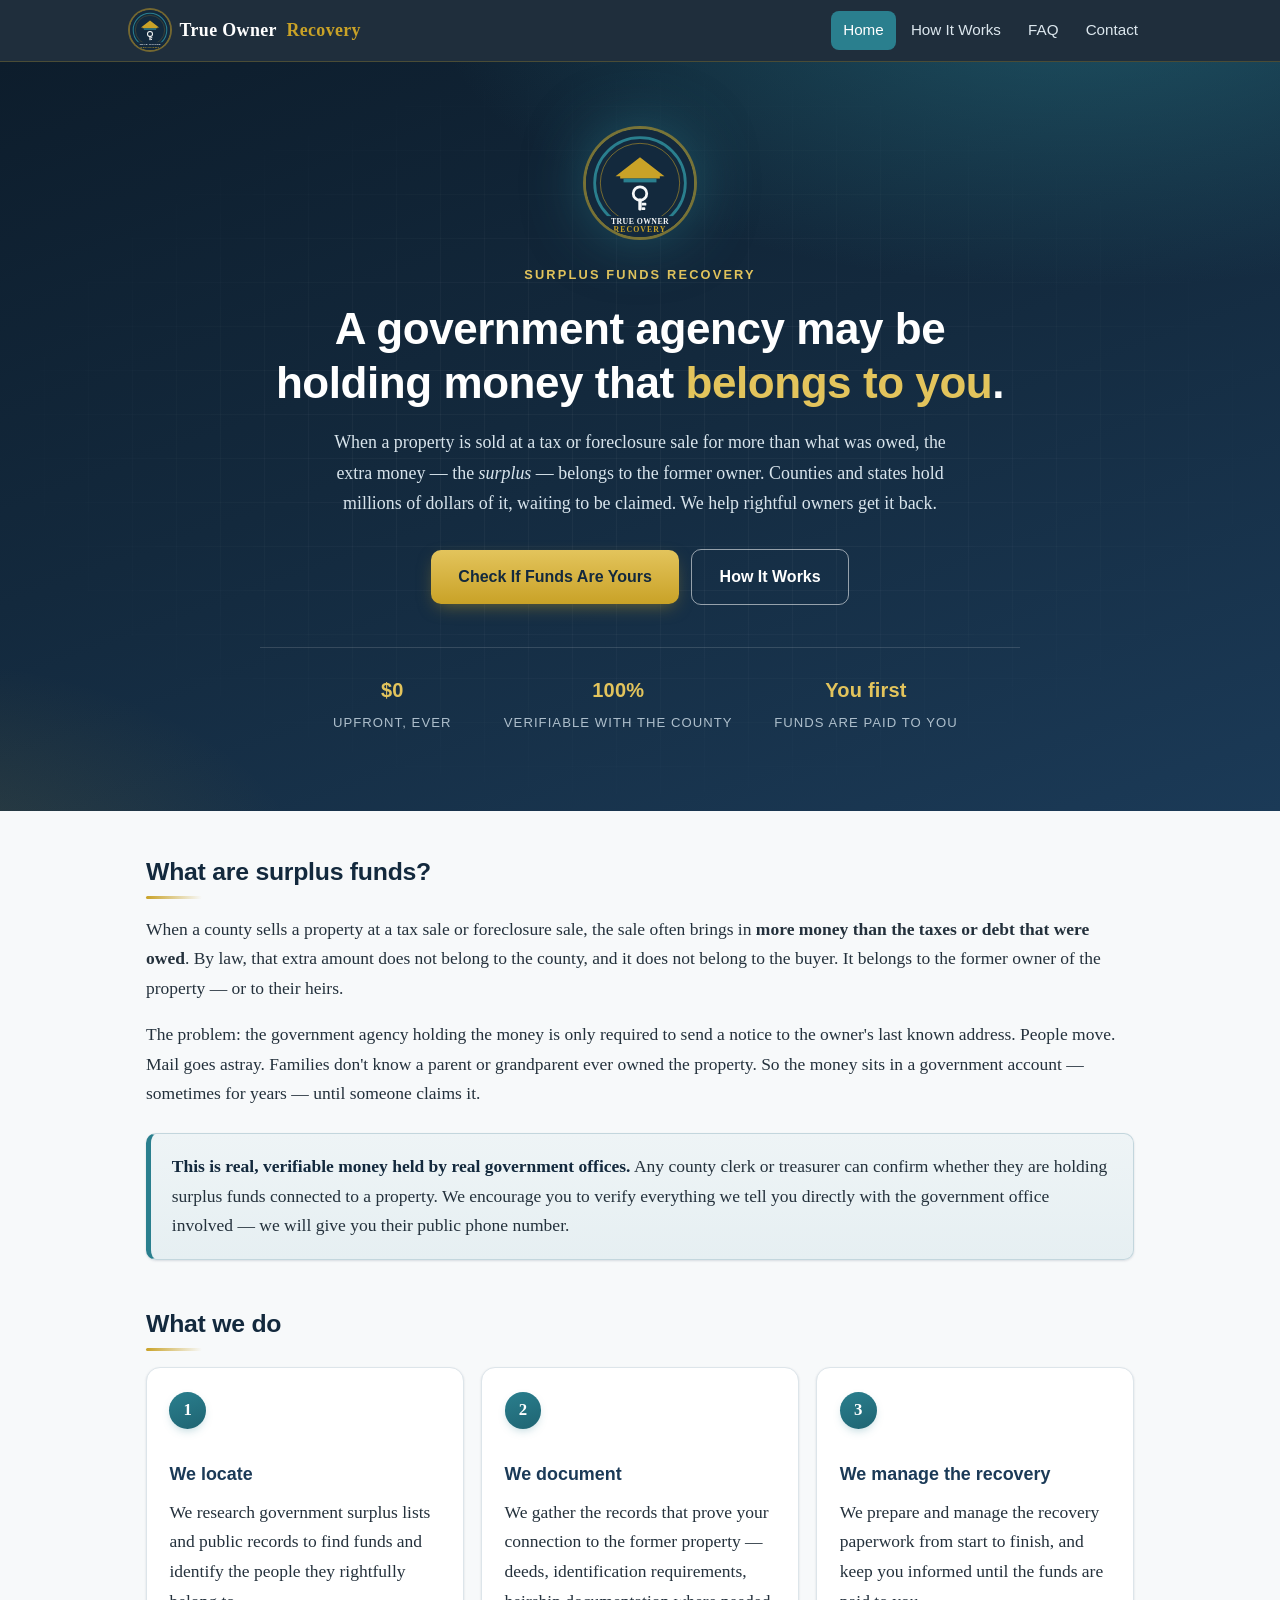
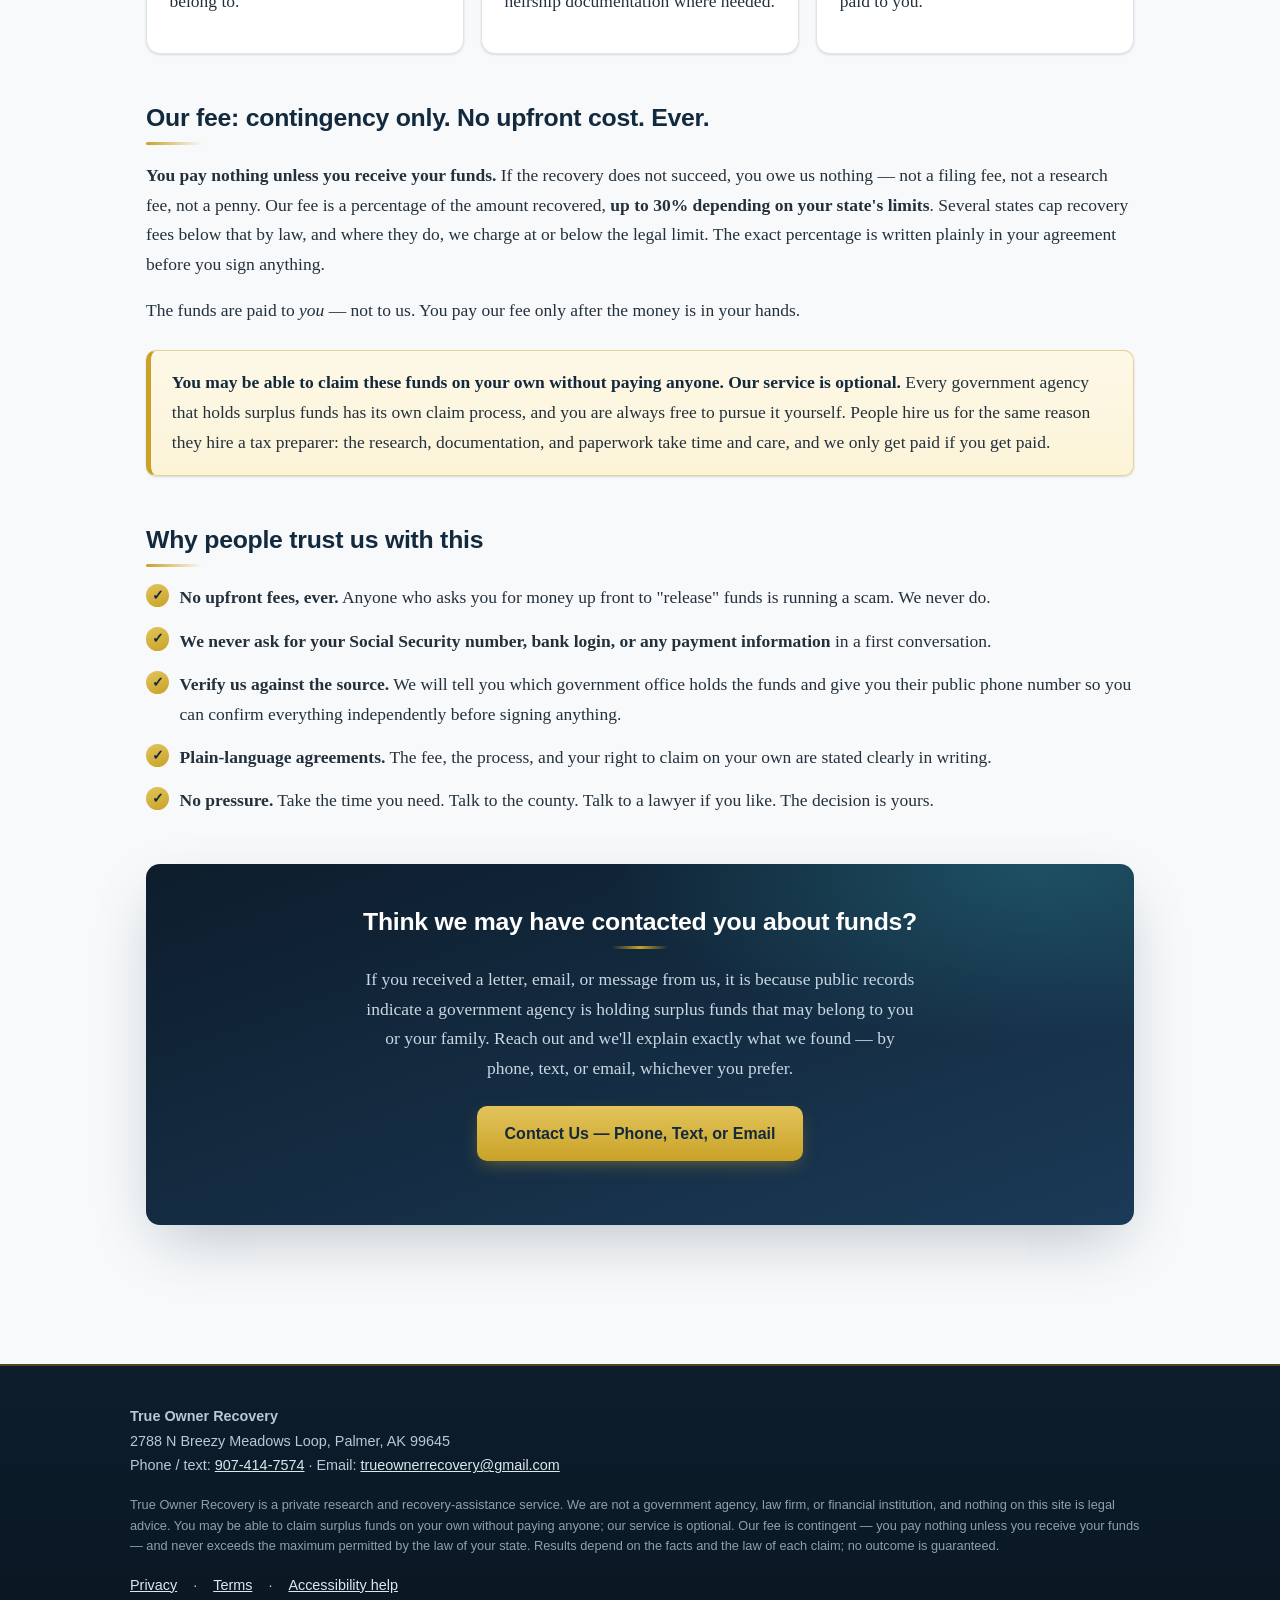
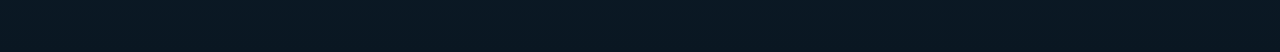
<file: index.html>
<!DOCTYPE html>
<html lang="en">
<head>
<meta charset="UTF-8">
<meta name="viewport" content="width=device-width, initial-scale=1.0">
<title>True Owner Recovery — Government-Held Surplus Funds, Returned to Their True Owners</title>
<meta name="description" content="Government agencies may be holding surplus funds from the sale of your former property. We locate, document, and manage the recovery paperwork. No upfront cost — you pay nothing unless you receive your funds.">
<link rel="icon" type="image/svg+xml" href="assets/logo.svg">
<meta name="theme-color" content="#13293d">
<link rel="stylesheet" href="styles.css">
<link rel="stylesheet" href="compliance.css">
</head>
<body>
<a class="skip-link" href="#main-content">Skip to main content</a>

<header class="site">
  <div class="nav-inner">
    <a class="logo" href="index.html"><img src="assets/logo.svg" alt="True Owner Recovery logo">True Owner <span>Recovery</span></a>
    <nav class="main" aria-label="Main navigation">
      <a href="index.html" aria-current="page">Home</a>
      <a href="how-it-works.html">How It Works</a>
      <a href="faq.html">FAQ</a>
      <a href="contact.html">Contact</a>
    </nav>
  </div>
</header>

<div class="hero">
  <div class="inner">
    <img class="hero-badge" src="assets/logo.svg" alt="">
    <span class="eyebrow">Surplus Funds Recovery</span>
    <h1>A government agency may be holding money that <em>belongs to you</em>.</h1>
    <p class="lead">When a property is sold at a tax or foreclosure sale for more than
    what was owed, the extra money — the <em>surplus</em> — belongs to the former owner.
    Counties and states hold millions of dollars of it, waiting to be claimed. We help
    rightful owners get it back.</p>
    <a class="btn" href="contact.html">Check If Funds Are Yours</a>
    <a class="btn ghost" href="how-it-works.html">How It Works</a>
    <div class="stat-strip">
      <div class="stat"><b>$0</b><span>Upfront, ever</span></div>
      <div class="stat"><b>100%</b><span>Verifiable with the county</span></div>
      <div class="stat"><b>You first</b><span>Funds are paid to you</span></div>
    </div>
  </div>
</div>

<main id="main-content">
  <section>
    <h2>What are surplus funds?</h2>
    <p>When a county sells a property at a tax sale or foreclosure sale, the sale often
    brings in <strong>more money than the taxes or debt that were owed</strong>. By law,
    that extra amount does not belong to the county, and it does not belong to the buyer.
    It belongs to the former owner of the property — or to their heirs.</p>
    <p>The problem: the government agency holding the money is only required to send a
    notice to the owner's last known address. People move. Mail goes astray. Families
    don't know a parent or grandparent ever owned the property. So the money sits in a
    government account — sometimes for years — until someone claims it.</p>
    <div class="notice plain">
      <strong>This is real, verifiable money held by real government offices.</strong>
      Any county clerk or treasurer can confirm whether they are holding surplus funds
      connected to a property. We encourage you to verify everything we tell you directly
      with the government office involved — we will give you their public phone number.
    </div>
  </section>

  <section>
    <h2>What we do</h2>
    <div class="cards three">
      <div class="card">
        <span class="step-num">1</span>
        <h3>We locate</h3>
        <p>We research government surplus lists and public records to find funds and
        identify the people they rightfully belong to.</p>
      </div>
      <div class="card">
        <span class="step-num">2</span>
        <h3>We document</h3>
        <p>We gather the records that prove your connection to the former property —
        deeds, identification requirements, heirship documentation where needed.</p>
      </div>
      <div class="card">
        <span class="step-num">3</span>
        <h3>We manage the recovery</h3>
        <p>We prepare and manage the recovery paperwork from start to finish, and keep
        you informed until the funds are paid to you.</p>
      </div>
    </div>
  </section>

  <section>
    <h2>Our fee: contingency only. No upfront cost. Ever.</h2>
    <p><strong>You pay nothing unless you receive your funds.</strong> If the recovery
    does not succeed, you owe us nothing — not a filing fee, not a research fee, not a
    penny. Our fee is a percentage of the amount recovered, <strong>up to 30% depending
    on your state's limits</strong>. Several states cap recovery fees below that by law,
    and where they do, we charge at or below the legal limit. The exact percentage is
    written plainly in your agreement before you sign anything.</p>
    <p>The funds are paid to <em>you</em> — not to us. You pay our fee only after the
    money is in your hands.</p>
    <div class="notice">
      <strong>You may be able to claim these funds on your own without paying anyone.
      Our service is optional.</strong> Every government agency that holds surplus funds
      has its own claim process, and you are always free to pursue it yourself. People
      hire us for the same reason they hire a tax preparer: the research, documentation,
      and paperwork take time and care, and we only get paid if you get paid.
    </div>
  </section>

  <section>
    <h2>Why people trust us with this</h2>
    <ul class="trust">
      <li><strong>No upfront fees, ever.</strong> Anyone who asks you for money up front
      to "release" funds is running a scam. We never do.</li>
      <li><strong>We never ask for your Social Security number, bank login, or any payment
      information</strong> in a first conversation.</li>
      <li><strong>Verify us against the source.</strong> We will tell you which government
      office holds the funds and give you their public phone number so you can confirm
      everything independently before signing anything.</li>
      <li><strong>Plain-language agreements.</strong> The fee, the process, and your right
      to claim on your own are stated clearly in writing.</li>
      <li><strong>No pressure.</strong> Take the time you need. Talk to the county. Talk
      to a lawyer if you like. The decision is yours.</li>
    </ul>
  </section>

  <section class="cta-band">
    <h2>Think we may have contacted you about funds?</h2>
    <p>If you received a letter, email, or message from us, it is because public records
    indicate a government agency is holding surplus funds that may belong to you or your
    family. Reach out and we'll explain exactly what we found — by phone, text, or email,
    whichever you prefer.</p>
    <p style="margin-top:1.2rem">
      <a class="btn" href="contact.html">Contact Us — Phone, Text, or Email</a>
    </p>
  </section>
</main>

<footer class="site">
  <div class="inner">
    <p><strong>True Owner Recovery</strong><br>
    2788 N Breezy Meadows Loop, Palmer, AK 99645<br>
    Phone / text: <a href="tel:+19074147574">907-414-7574</a> ·
    Email: <a href="mailto:trueownerrecovery@gmail.com">trueownerrecovery@gmail.com</a></p>
    <p class="fine">
      True Owner Recovery is a private research and recovery-assistance service. We are
      not a government agency, law firm, or financial institution, and nothing on this
      site is legal advice. You may be able to claim surplus funds on your own without
      paying anyone; our service is optional. Our fee is contingent — you pay nothing
      unless you receive your funds — and never exceeds the maximum permitted by the law
      of your state. Results depend on the facts and the law of each claim; no outcome
      is guaranteed.
    </p>
  </div>
<nav aria-label="Policies"><a href="privacy.html">Privacy</a> · <a href="terms.html">Terms</a> · <a href="contact.html">Accessibility help</a></nav>
</footer>

<script>
document.addEventListener('DOMContentLoaded',function(){
  var els=document.querySelectorAll('main section, .card, details');
  els.forEach(function(e){e.classList.add('reveal')});
  if(!('IntersectionObserver' in window)){els.forEach(function(e){e.classList.add('in')});return;}
  var io=new IntersectionObserver(function(entries){
    entries.forEach(function(en){if(en.isIntersecting){en.target.classList.add('in');io.unobserve(en.target);}});
  },{threshold:.08});
  els.forEach(function(e){io.observe(e)});
});
</script>
</body>
</html>
</file>
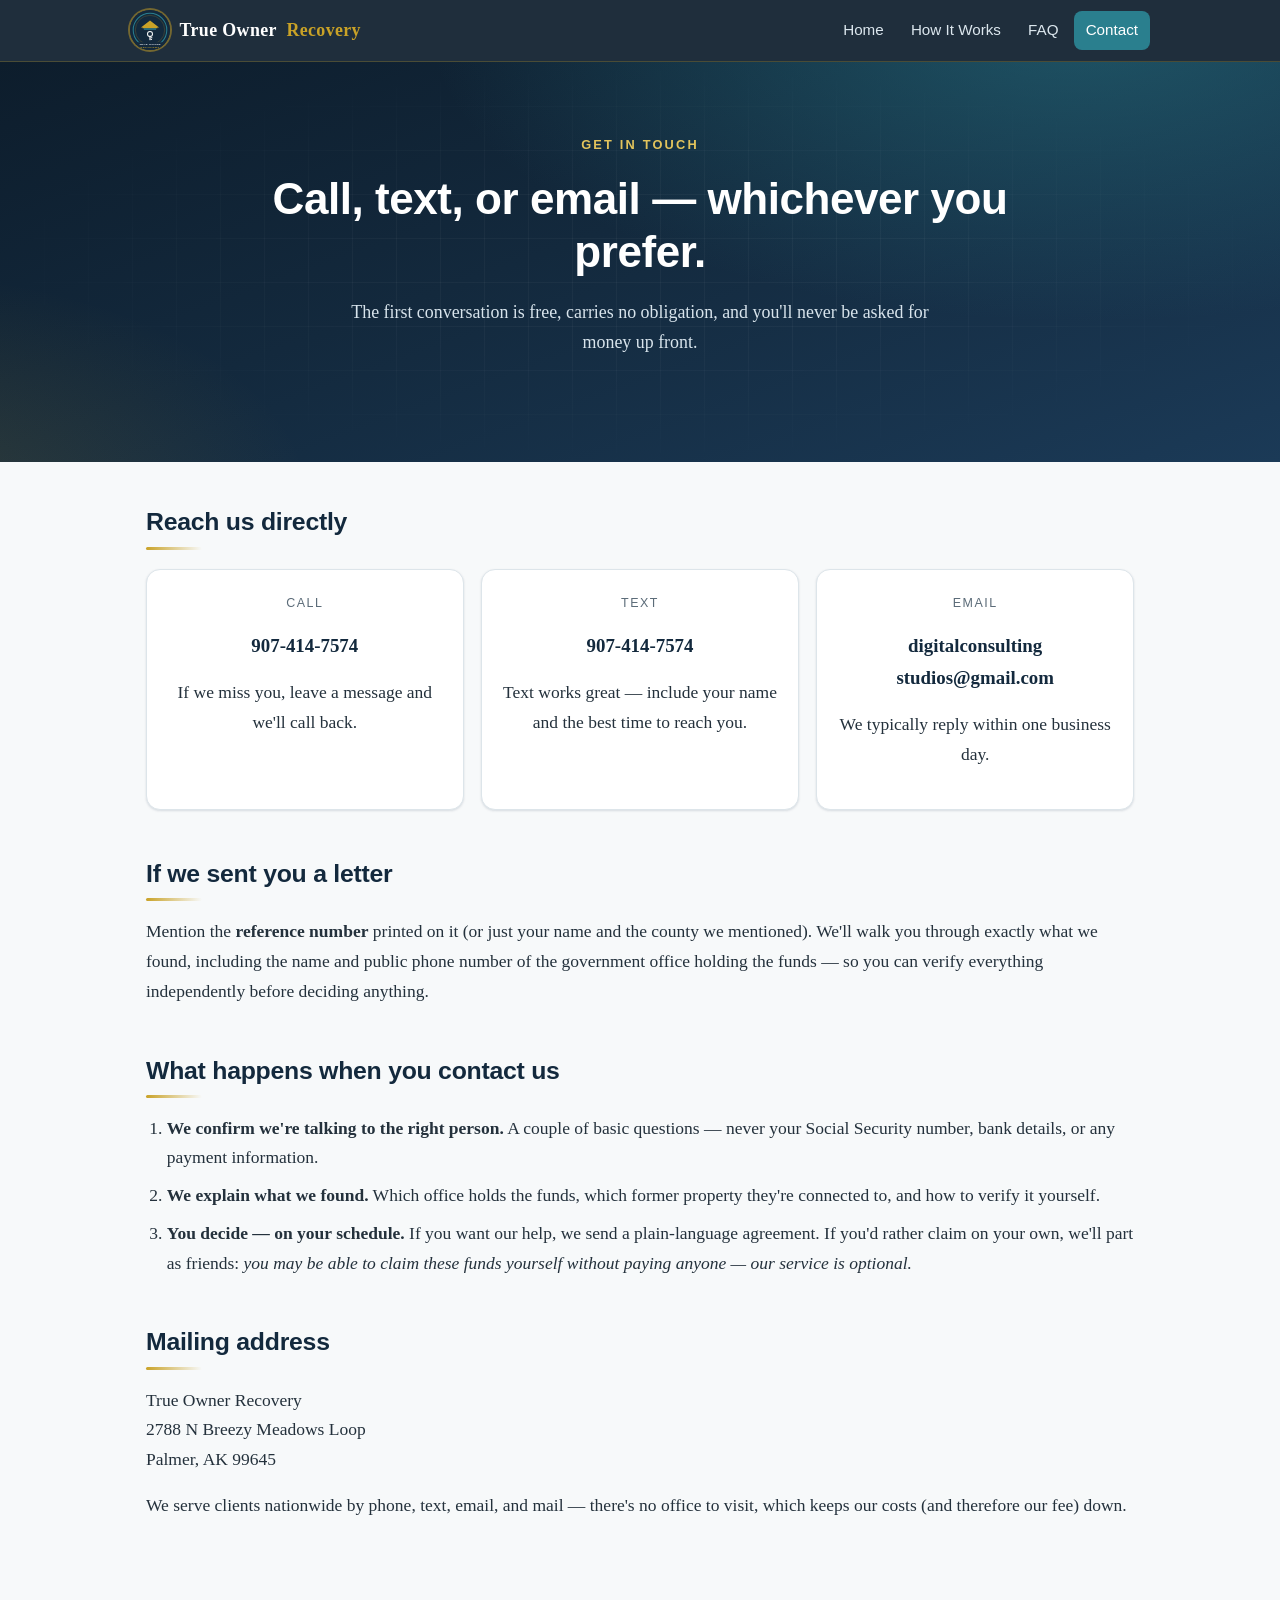
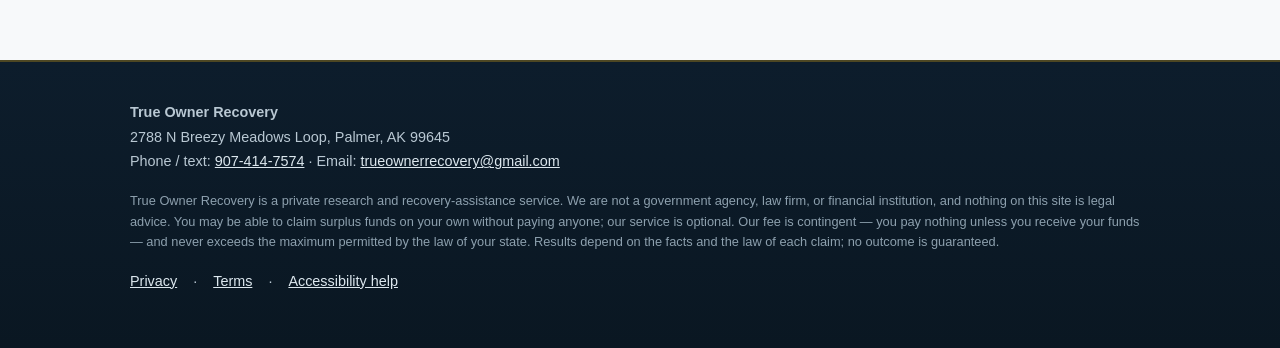
<file: contact.html>
<!DOCTYPE html>
<html lang="en">
<head>
<meta charset="UTF-8">
<meta name="viewport" content="width=device-width, initial-scale=1.0">
<title>Contact — True Owner Recovery</title>
<meta name="description" content="Contact True Owner Recovery by phone, text, or email. Free review, no obligation, no upfront cost.">
<link rel="icon" type="image/svg+xml" href="assets/logo.svg">
<meta name="theme-color" content="#13293d">
<link rel="stylesheet" href="styles.css">
<link rel="stylesheet" href="compliance.css">
</head>
<body>
<a class="skip-link" href="#main-content">Skip to main content</a>

<header class="site">
  <div class="nav-inner">
    <a class="logo" href="index.html"><img src="assets/logo.svg" alt="True Owner Recovery logo">True Owner <span>Recovery</span></a>
    <nav class="main" aria-label="Main navigation">
      <a href="index.html">Home</a>
      <a href="how-it-works.html">How It Works</a>
      <a href="faq.html">FAQ</a>
      <a href="contact.html" aria-current="page">Contact</a>
    </nav>
  </div>
</header>

<div class="hero">
  <div class="inner">
    <span class="eyebrow">Get In Touch</span>
    <h1>Call, text, or email — whichever you prefer.</h1>
    <p class="lead">The first conversation is free, carries no obligation, and you'll
    never be asked for money up front.</p>
  </div>
</div>

<main id="main-content">
  <section>
    <h2>Reach us directly</h2>
    <div class="contact-grid">
      <div class="contact-card">
        <p class="label">Call</p>
        <p class="value"><a href="tel:+19074147574">907-414-7574</a></p>
        <p>If we miss you, leave a message and we'll call back.</p>
      </div>
      <div class="contact-card">
        <p class="label">Text</p>
        <p class="value"><a href="sms:+19074147574">907-414-7574</a></p>
        <p>Text works great — include your name and the best time to reach you.</p>
      </div>
      <div class="contact-card">
        <p class="label">Email</p>
        <p class="value"><a href="mailto:trueownerrecovery@gmail.com">digitalconsulting<wbr>studios@gmail.com</a></p>
        <p>We typically reply within one business day.</p>
      </div>
    </div>
  </section>

  <section>
    <h2>If we sent you a letter</h2>
    <p>Mention the <strong>reference number</strong> printed on it (or just your name and
    the county we mentioned). We'll walk you through exactly what we found, including the
    name and public phone number of the government office holding the funds — so you can
    verify everything independently before deciding anything.</p>
  </section>

  <section>
    <h2>What happens when you contact us</h2>
    <ol>
      <li><strong>We confirm we're talking to the right person.</strong> A couple of basic
      questions — never your Social Security number, bank details, or any payment
      information.</li>
      <li><strong>We explain what we found.</strong> Which office holds the funds, which
      former property they're connected to, and how to verify it yourself.</li>
      <li><strong>You decide — on your schedule.</strong> If you want our help, we send a
      plain-language agreement. If you'd rather claim on your own, we'll part as friends:
      <em>you may be able to claim these funds yourself without paying anyone — our
      service is optional.</em></li>
    </ol>
  </section>

  <section>
    <h2>Mailing address</h2>
    <p>True Owner Recovery<br>
    2788 N Breezy Meadows Loop<br>
    Palmer, AK 99645</p>
    <p>We serve clients nationwide by phone, text, email, and mail — there's no office to
    visit, which keeps our costs (and therefore our fee) down.</p>
  </section>
</main>

<footer class="site">
  <div class="inner">
    <p><strong>True Owner Recovery</strong><br>
    2788 N Breezy Meadows Loop, Palmer, AK 99645<br>
    Phone / text: <a href="tel:+19074147574">907-414-7574</a> ·
    Email: <a href="mailto:trueownerrecovery@gmail.com">trueownerrecovery@gmail.com</a></p>
    <p class="fine">
      True Owner Recovery is a private research and recovery-assistance service. We are
      not a government agency, law firm, or financial institution, and nothing on this
      site is legal advice. You may be able to claim surplus funds on your own without
      paying anyone; our service is optional. Our fee is contingent — you pay nothing
      unless you receive your funds — and never exceeds the maximum permitted by the law
      of your state. Results depend on the facts and the law of each claim; no outcome
      is guaranteed.
    </p>
  </div>
<nav aria-label="Policies"><a href="privacy.html">Privacy</a> · <a href="terms.html">Terms</a> · <a href="contact.html">Accessibility help</a></nav>
</footer>

<script>
document.addEventListener('DOMContentLoaded',function(){
  var els=document.querySelectorAll('main section, .card, details');
  els.forEach(function(e){e.classList.add('reveal')});
  if(!('IntersectionObserver' in window)){els.forEach(function(e){e.classList.add('in')});return;}
  var io=new IntersectionObserver(function(entries){
    entries.forEach(function(en){if(en.isIntersecting){en.target.classList.add('in');io.unobserve(en.target);}});
  },{threshold:.08});
  els.forEach(function(e){io.observe(e)});
});
</script>
</body>
</html>
</file>
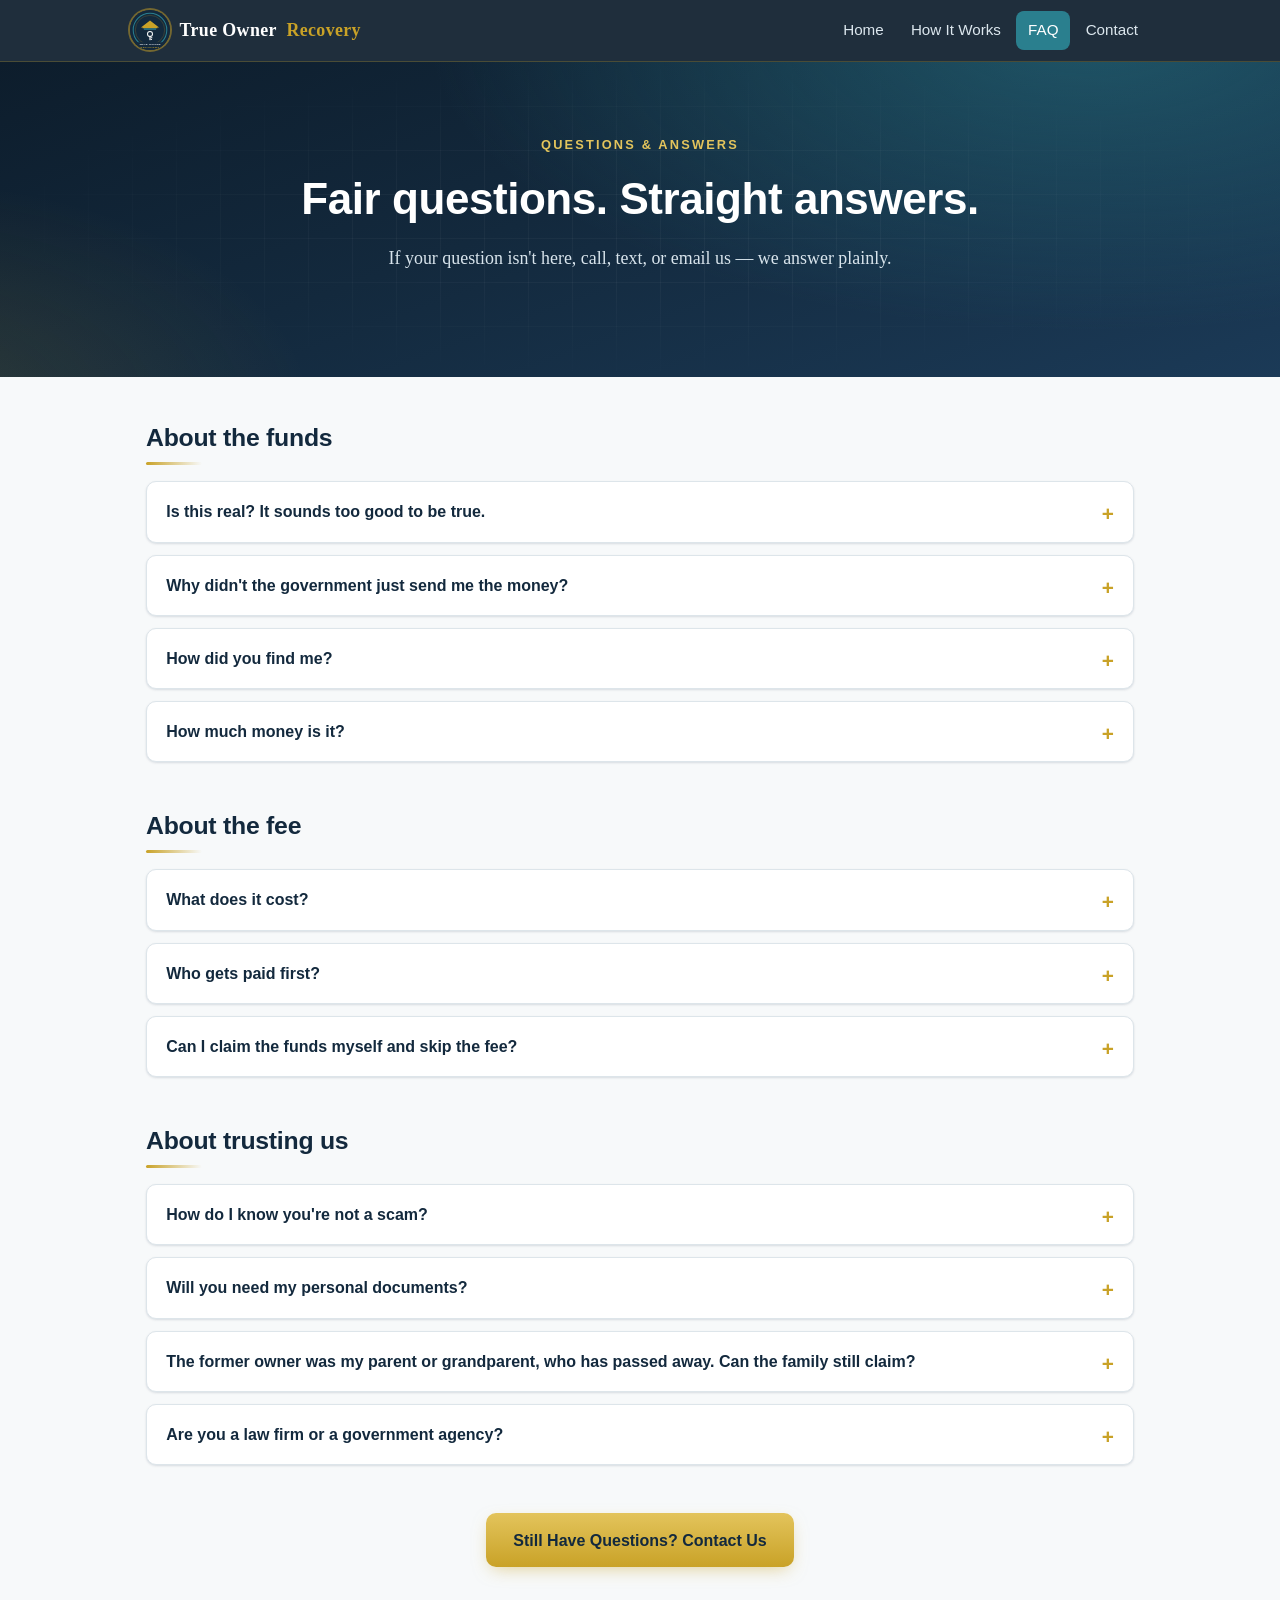
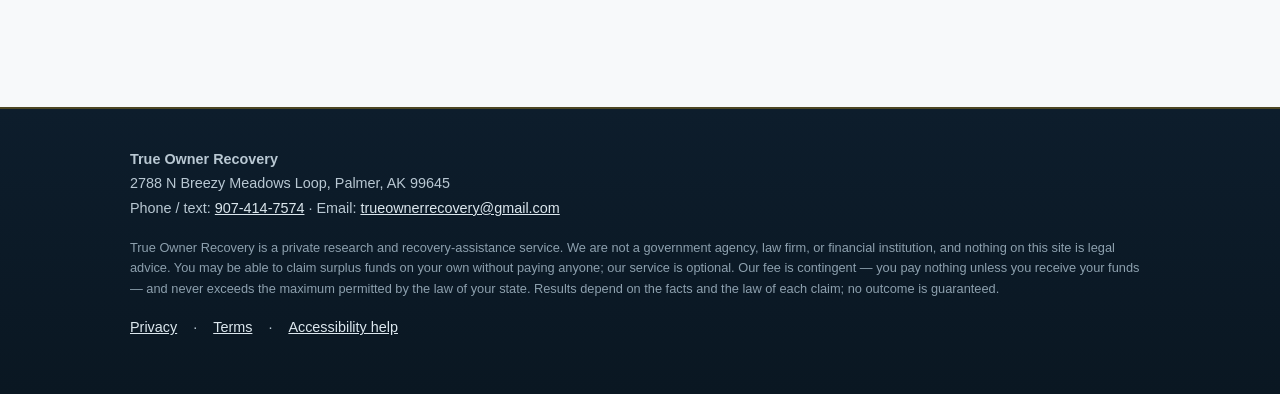
<file: faq.html>
<!DOCTYPE html>
<html lang="en">
<head>
<meta charset="UTF-8">
<meta name="viewport" content="width=device-width, initial-scale=1.0">
<title>FAQ — True Owner Recovery</title>
<meta name="description" content="Frequently asked questions about surplus funds recovery: is this legitimate, what does it cost, can I claim on my own, how do I verify the funds exist.">
<link rel="icon" type="image/svg+xml" href="assets/logo.svg">
<meta name="theme-color" content="#13293d">
<link rel="stylesheet" href="styles.css">
<link rel="stylesheet" href="compliance.css">
</head>
<body>
<a class="skip-link" href="#main-content">Skip to main content</a>

<header class="site">
  <div class="nav-inner">
    <a class="logo" href="index.html"><img src="assets/logo.svg" alt="True Owner Recovery logo">True Owner <span>Recovery</span></a>
    <nav class="main" aria-label="Main navigation">
      <a href="index.html">Home</a>
      <a href="how-it-works.html">How It Works</a>
      <a href="faq.html" aria-current="page">FAQ</a>
      <a href="contact.html">Contact</a>
    </nav>
  </div>
</header>

<div class="hero">
  <div class="inner">
    <span class="eyebrow">Questions &amp; Answers</span>
    <h1>Fair questions. Straight answers.</h1>
    <p class="lead">If your question isn't here, call, text, or email us — we answer plainly.</p>
  </div>
</div>

<main id="main-content">
  <section>
    <h2>About the funds</h2>

    <details>
      <summary>Is this real? It sounds too good to be true.</summary>
      <p>Healthy skepticism is exactly right — this niche attracts scammers, which is why
      we build verification into our process. The funds are real: when a property sells at
      a tax or foreclosure sale for more than what was owed, most state laws require the
      surplus to be held for the former owner. Any county clerk or treasurer can confirm
      whether they hold surplus funds for a given property. <strong>Before you sign
      anything with us, we will tell you which government office holds the funds and give
      you their public phone number so you can check for yourself.</strong></p>
    </details>

    <details>
      <summary>Why didn't the government just send me the money?</summary>
      <p>Agencies are generally required only to mail a notice to the owner's last known
      address — often the address of the property that was just sold. If you moved, never
      got the notice, or inherited the right to the funds without knowing it, the money
      simply sits unclaimed. Some states eventually transfer it to a state unclaimed
      property fund; it can sit there for years more.</p>
    </details>

    <details>
      <summary>How did you find me?</summary>
      <p>Public records only: government surplus lists, property records, and people-search
      databases built from public information. We never buy private data, access credit
      reports, or use anything that isn't publicly available.</p>
    </details>

    <details>
      <summary>How much money is it?</summary>
      <p>We share the specifics — the holding office, the property, and what the records
      show — in a direct conversation after we've confirmed we're speaking with the right
      person. We don't print dollar amounts in first letters, for your protection: a letter
      delivered to a wrong address with a dollar figure on it invites someone else to
      attempt a fraudulent claim on your money.</p>
    </details>
  </section>

  <section>
    <h2>About the fee</h2>

    <details>
      <summary>What does it cost?</summary>
      <p>Nothing up front. Nothing at all unless you receive your funds. Our fee is a
      percentage of what you actually recover — <strong>up to 30% depending on your
      state's limits</strong>. Several states cap recovery-assistance fees below 30% by
      law; where they do, we charge at or below the legal cap. The exact percentage for
      your claim is written in your agreement before you sign.</p>
    </details>

    <details>
      <summary>Who gets paid first?</summary>
      <p>You do. The agency pays the funds to you — not to us. We invoice our fee only
      after the money has actually reached you. If the claim fails, you owe nothing.</p>
    </details>

    <details>
      <summary>Can I claim the funds myself and skip the fee?</summary>
      <p><strong>Yes. You may be able to claim these funds on your own without paying
      anyone. Our service is optional</strong> — and we're required in several states to
      tell you so, which we'd do anyway. Each agency has its own claim process you can
      pursue directly. People hire us because the research, documentation, deadlines, and
      follow-up take real time and care — and because with us, all the risk of a failed
      claim is ours, not yours.</p>
    </details>
  </section>

  <section>
    <h2>About trusting us</h2>

    <details>
      <summary>How do I know you're not a scam?</summary>
      <p>Test us against the warning signs consumer-protection offices publish:</p>
      <ul>
        <li><strong>Upfront fees?</strong> We never charge one. Anyone who does is a red flag.</li>
        <li><strong>Pressure and deadlines?</strong> We don't pressure. Take the time you need.</li>
        <li><strong>Secrecy?</strong> We tell you exactly which government office holds the
        funds and encourage you to call them yourself before signing anything.</li>
        <li><strong>Sensitive data up front?</strong> We never ask for your Social Security
        number, bank login, or payment details in a first conversation.</li>
      </ul>
      <p>And our agreement states, in writing, that you can claim on your own and that you
      pay nothing unless you receive your funds.</p>
    </details>

    <details>
      <summary>Will you need my personal documents?</summary>
      <p>Eventually, yes — government agencies require proof of identity and proof of your
      connection to the former property before they release funds (that's a good thing; it
      protects your money). We request those documents only after you've signed an
      agreement, and only the documents the agency itself requires.</p>
    </details>

    <details>
      <summary>The former owner was my parent or grandparent, who has passed away. Can the family still claim?</summary>
      <p>Usually, yes — the right to surplus funds generally passes to heirs. These claims
      need extra documentation (and in some states a court step), which is exactly the
      kind of paperwork we manage. Where an attorney is required, we work with licensed
      attorneys.</p>
    </details>

    <details>
      <summary>Are you a law firm or a government agency?</summary>
      <p>No. We are a private research and recovery-assistance service. We don't give legal
      advice, and we're not affiliated with any government office. Where a claim requires
      court filings or legal representation, we work with licensed attorneys rather than
      pretending to be one.</p>
    </details>
  </section>

  <section>
    <p style="text-align:center">
      <a class="btn" href="contact.html">Still Have Questions? Contact Us</a>
    </p>
  </section>
</main>

<footer class="site">
  <div class="inner">
    <p><strong>True Owner Recovery</strong><br>
    2788 N Breezy Meadows Loop, Palmer, AK 99645<br>
    Phone / text: <a href="tel:+19074147574">907-414-7574</a> ·
    Email: <a href="mailto:trueownerrecovery@gmail.com">trueownerrecovery@gmail.com</a></p>
    <p class="fine">
      True Owner Recovery is a private research and recovery-assistance service. We are
      not a government agency, law firm, or financial institution, and nothing on this
      site is legal advice. You may be able to claim surplus funds on your own without
      paying anyone; our service is optional. Our fee is contingent — you pay nothing
      unless you receive your funds — and never exceeds the maximum permitted by the law
      of your state. Results depend on the facts and the law of each claim; no outcome
      is guaranteed.
    </p>
  </div>
<nav aria-label="Policies"><a href="privacy.html">Privacy</a> · <a href="terms.html">Terms</a> · <a href="contact.html">Accessibility help</a></nav>
</footer>

<script>
document.addEventListener('DOMContentLoaded',function(){
  var els=document.querySelectorAll('main section, .card, details');
  els.forEach(function(e){e.classList.add('reveal')});
  if(!('IntersectionObserver' in window)){els.forEach(function(e){e.classList.add('in')});return;}
  var io=new IntersectionObserver(function(entries){
    entries.forEach(function(en){if(en.isIntersecting){en.target.classList.add('in');io.unobserve(en.target);}});
  },{threshold:.08});
  els.forEach(function(e){io.observe(e)});
});
</script>
</body>
</html>
</file>
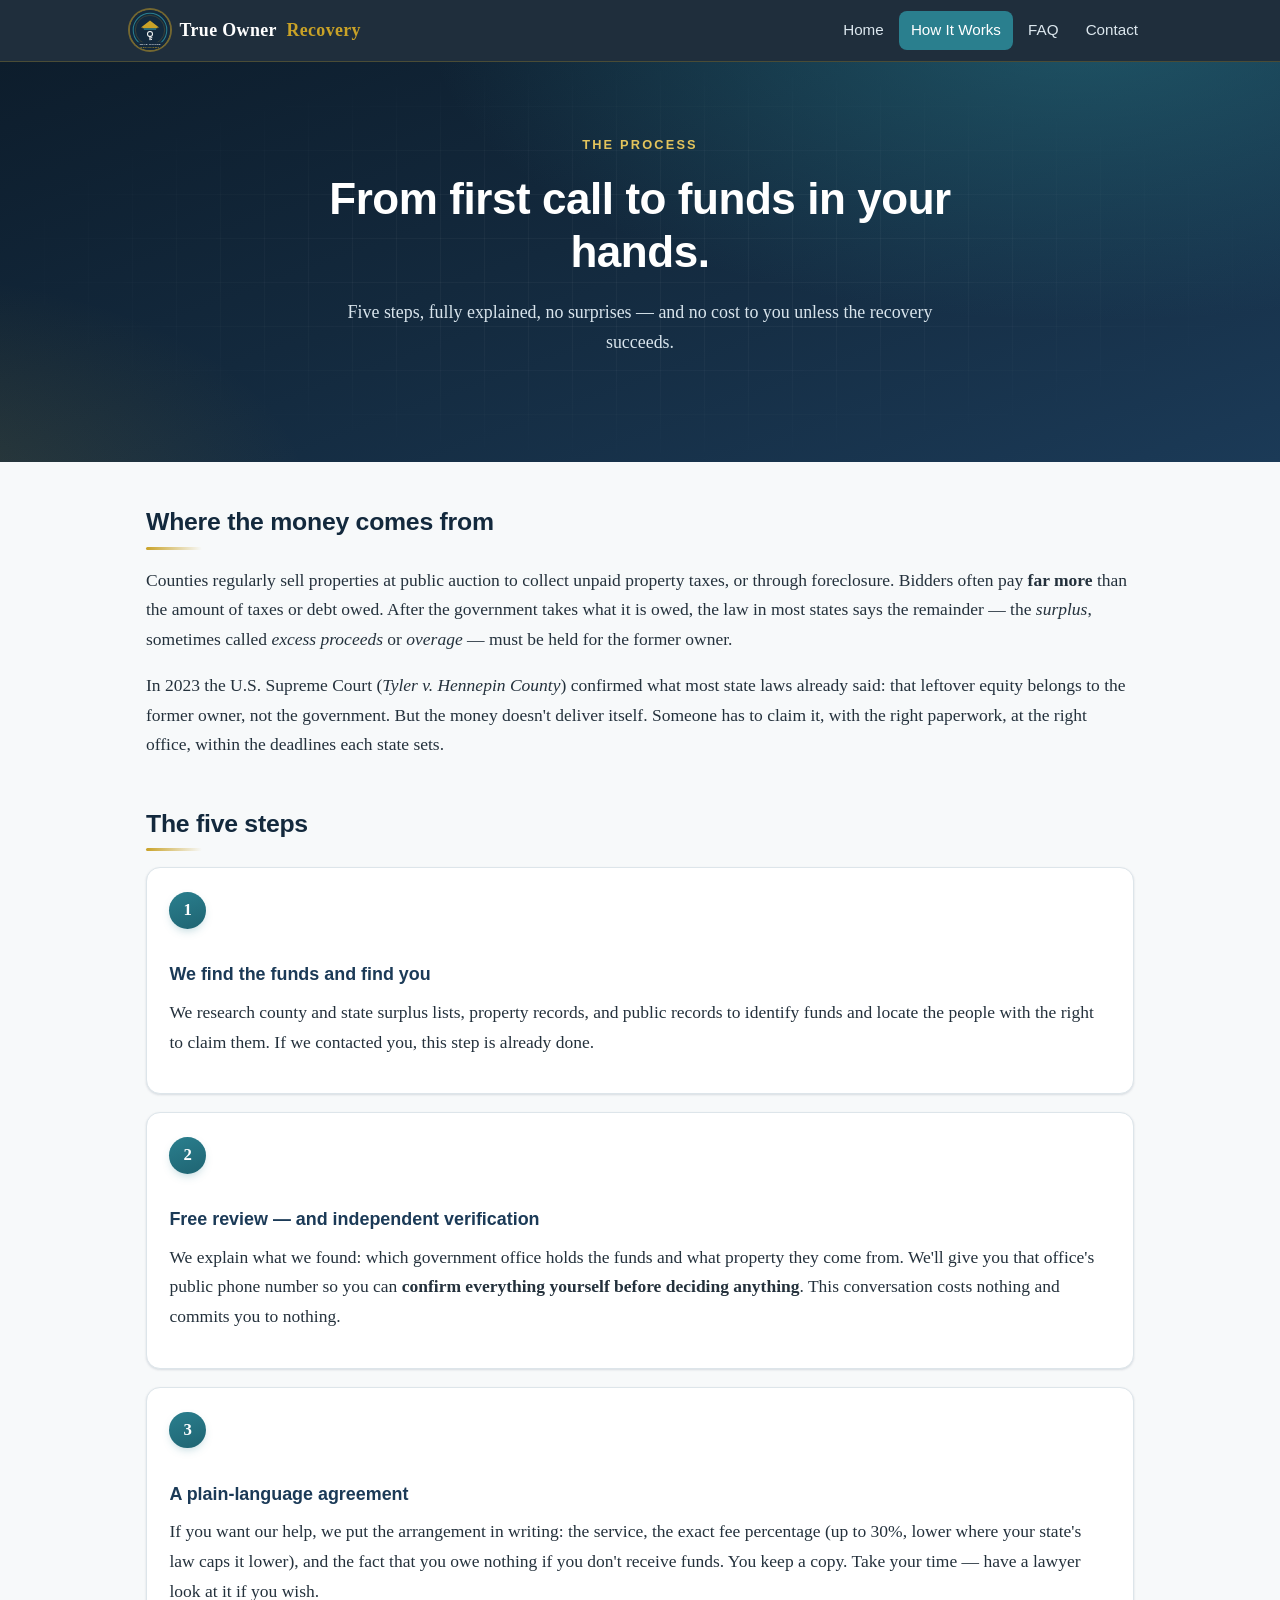
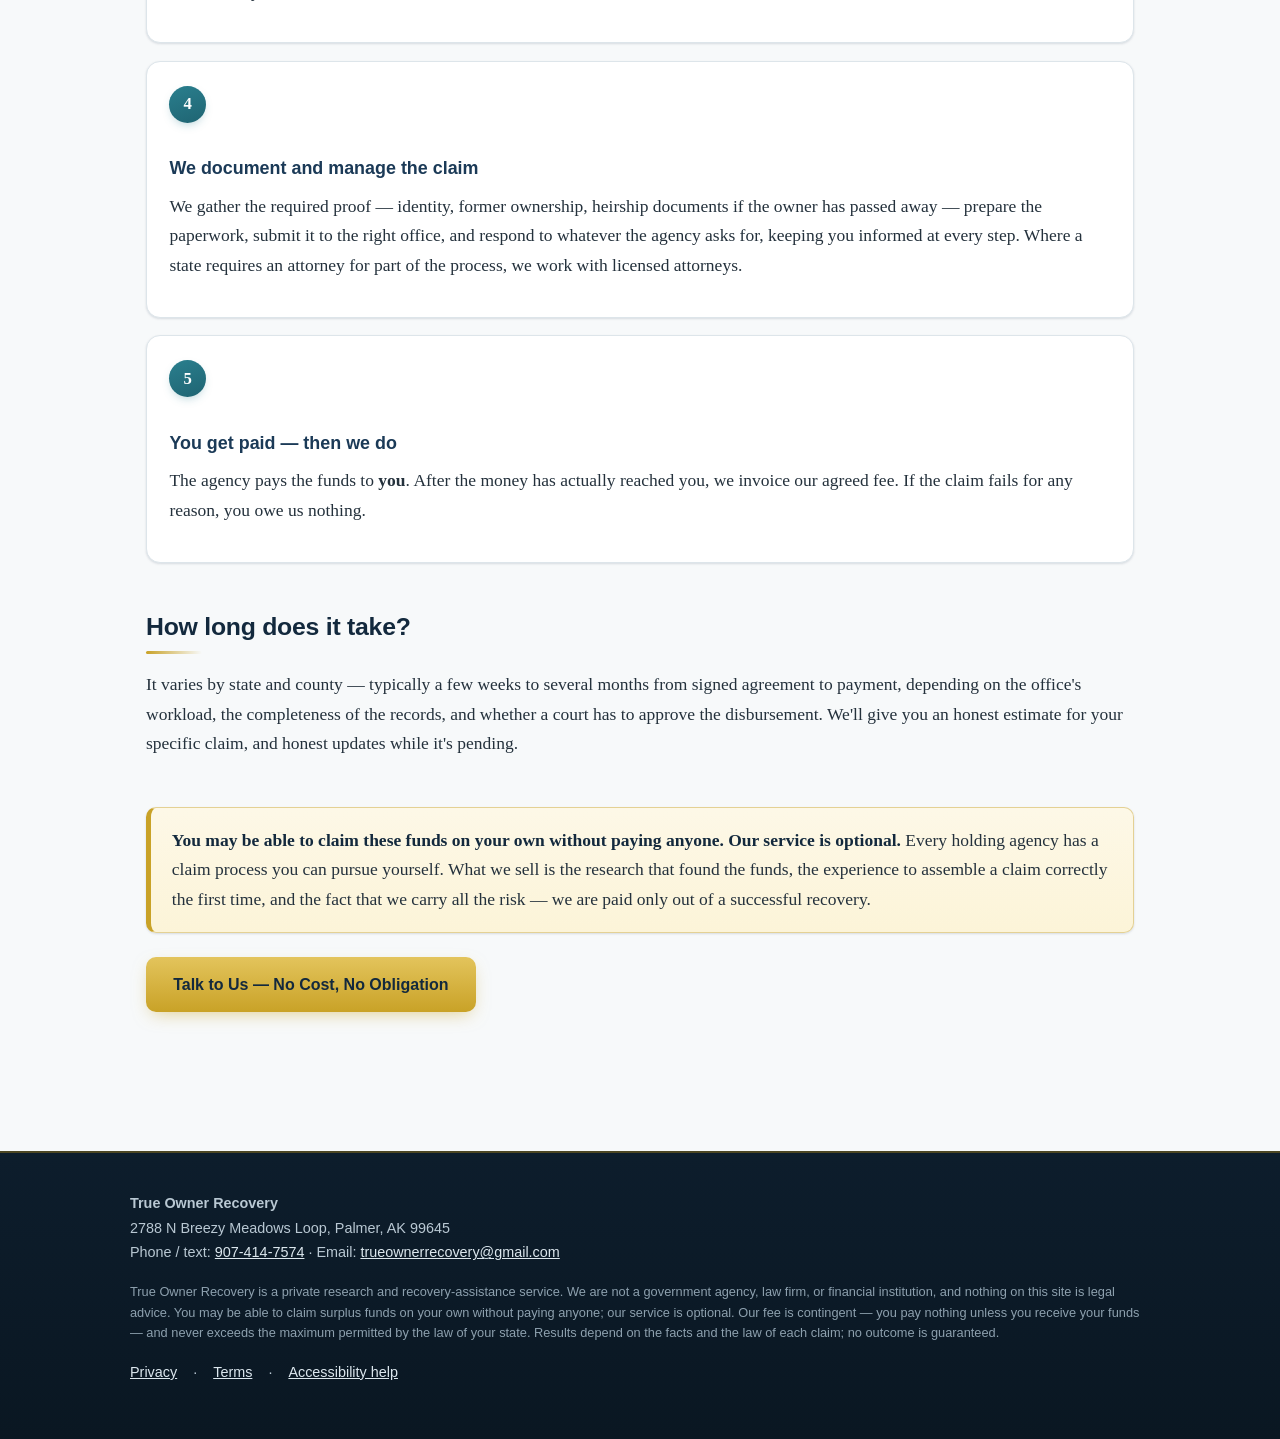
<file: how-it-works.html>
<!DOCTYPE html>
<html lang="en">
<head>
<meta charset="UTF-8">
<meta name="viewport" content="width=device-width, initial-scale=1.0">
<title>How It Works — True Owner Recovery</title>
<meta name="description" content="How surplus funds recovery works: we locate government-held funds, document your claim, and manage the paperwork. You pay nothing unless you receive your funds.">
<link rel="icon" type="image/svg+xml" href="assets/logo.svg">
<meta name="theme-color" content="#13293d">
<link rel="stylesheet" href="styles.css">
<link rel="stylesheet" href="compliance.css">
</head>
<body>
<a class="skip-link" href="#main-content">Skip to main content</a>

<header class="site">
  <div class="nav-inner">
    <a class="logo" href="index.html"><img src="assets/logo.svg" alt="True Owner Recovery logo">True Owner <span>Recovery</span></a>
    <nav class="main" aria-label="Main navigation">
      <a href="index.html">Home</a>
      <a href="how-it-works.html" aria-current="page">How It Works</a>
      <a href="faq.html">FAQ</a>
      <a href="contact.html">Contact</a>
    </nav>
  </div>
</header>

<div class="hero">
  <div class="inner">
    <span class="eyebrow">The Process</span>
    <h1>From first call to funds in your hands.</h1>
    <p class="lead">Five steps, fully explained, no surprises — and no cost to you unless
    the recovery succeeds.</p>
  </div>
</div>

<main id="main-content">
  <section>
    <h2>Where the money comes from</h2>
    <p>Counties regularly sell properties at public auction to collect unpaid property
    taxes, or through foreclosure. Bidders often pay <strong>far more</strong> than the
    amount of taxes or debt owed. After the government takes what it is owed, the law in
    most states says the remainder — the <em>surplus</em>, sometimes called <em>excess
    proceeds</em> or <em>overage</em> — must be held for the former owner.</p>
    <p>In 2023 the U.S. Supreme Court (<em>Tyler v. Hennepin County</em>) confirmed what
    most state laws already said: that leftover equity belongs to the former owner, not
    the government. But the money doesn't deliver itself. Someone has to claim it, with
    the right paperwork, at the right office, within the deadlines each state sets.</p>
  </section>

  <section>
    <h2>The five steps</h2>
    <div class="cards">
      <div class="card">
        <span class="step-num">1</span>
        <h3>We find the funds and find you</h3>
        <p>We research county and state surplus lists, property records, and public
        records to identify funds and locate the people with the right to claim them.
        If we contacted you, this step is already done.</p>
      </div>
      <div class="card">
        <span class="step-num">2</span>
        <h3>Free review — and independent verification</h3>
        <p>We explain what we found: which government office holds the funds and what
        property they come from. We'll give you that office's public phone number so you
        can <strong>confirm everything yourself before deciding anything</strong>. This
        conversation costs nothing and commits you to nothing.</p>
      </div>
      <div class="card">
        <span class="step-num">3</span>
        <h3>A plain-language agreement</h3>
        <p>If you want our help, we put the arrangement in writing: the service, the
        exact fee percentage (up to 30%, lower where your state's law caps it lower),
        and the fact that you owe nothing if you don't receive funds. You keep a copy.
        Take your time — have a lawyer look at it if you wish.</p>
      </div>
      <div class="card">
        <span class="step-num">4</span>
        <h3>We document and manage the claim</h3>
        <p>We gather the required proof — identity, former ownership, heirship documents
        if the owner has passed away — prepare the paperwork, submit it to the right
        office, and respond to whatever the agency asks for, keeping you informed at
        every step. Where a state requires an attorney for part of the process, we work
        with licensed attorneys.</p>
      </div>
      <div class="card">
        <span class="step-num">5</span>
        <h3>You get paid — then we do</h3>
        <p>The agency pays the funds to <strong>you</strong>. After the money has actually
        reached you, we invoice our agreed fee. If the claim fails for any reason, you
        owe us nothing.</p>
      </div>
    </div>
  </section>

  <section>
    <h2>How long does it take?</h2>
    <p>It varies by state and county — typically a few weeks to several months from
    signed agreement to payment, depending on the office's workload, the completeness of
    the records, and whether a court has to approve the disbursement. We'll give you an
    honest estimate for your specific claim, and honest updates while it's pending.</p>
  </section>

  <section>
    <div class="notice">
      <strong>You may be able to claim these funds on your own without paying anyone.
      Our service is optional.</strong> Every holding agency has a claim process you can
      pursue yourself. What we sell is the research that found the funds, the experience
      to assemble a claim correctly the first time, and the fact that we carry all the
      risk — we are paid only out of a successful recovery.
    </div>
    <p style="margin-top:1.4rem">
      <a class="btn" href="contact.html">Talk to Us — No Cost, No Obligation</a>
    </p>
  </section>
</main>

<footer class="site">
  <div class="inner">
    <p><strong>True Owner Recovery</strong><br>
    2788 N Breezy Meadows Loop, Palmer, AK 99645<br>
    Phone / text: <a href="tel:+19074147574">907-414-7574</a> ·
    Email: <a href="mailto:trueownerrecovery@gmail.com">trueownerrecovery@gmail.com</a></p>
    <p class="fine">
      True Owner Recovery is a private research and recovery-assistance service. We are
      not a government agency, law firm, or financial institution, and nothing on this
      site is legal advice. You may be able to claim surplus funds on your own without
      paying anyone; our service is optional. Our fee is contingent — you pay nothing
      unless you receive your funds — and never exceeds the maximum permitted by the law
      of your state. Results depend on the facts and the law of each claim; no outcome
      is guaranteed.
    </p>
  </div>
<nav aria-label="Policies"><a href="privacy.html">Privacy</a> · <a href="terms.html">Terms</a> · <a href="contact.html">Accessibility help</a></nav>
</footer>

<script>
document.addEventListener('DOMContentLoaded',function(){
  var els=document.querySelectorAll('main section, .card, details');
  els.forEach(function(e){e.classList.add('reveal')});
  if(!('IntersectionObserver' in window)){els.forEach(function(e){e.classList.add('in')});return;}
  var io=new IntersectionObserver(function(entries){
    entries.forEach(function(en){if(en.isIntersecting){en.target.classList.add('in');io.unobserve(en.target);}});
  },{threshold:.08});
  els.forEach(function(e){io.observe(e)});
});
</script>
</body>
</html>
</file>
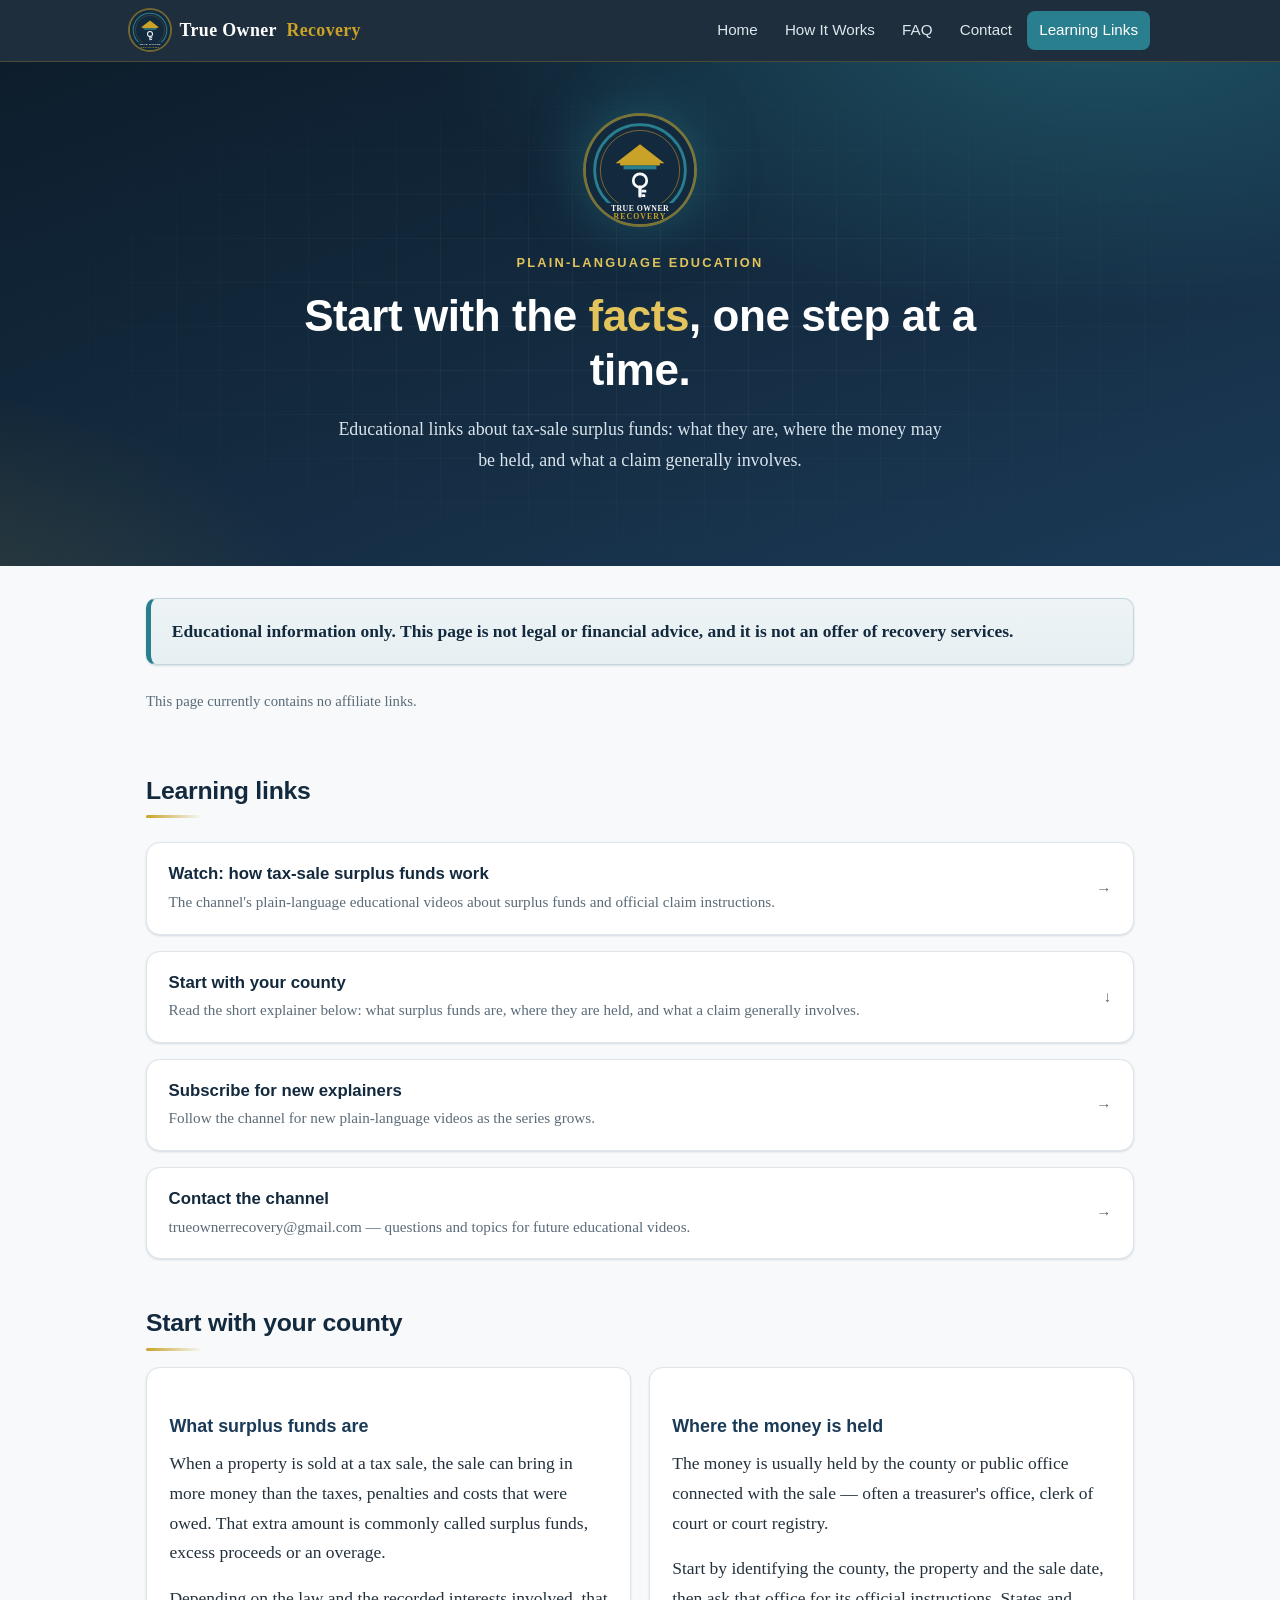
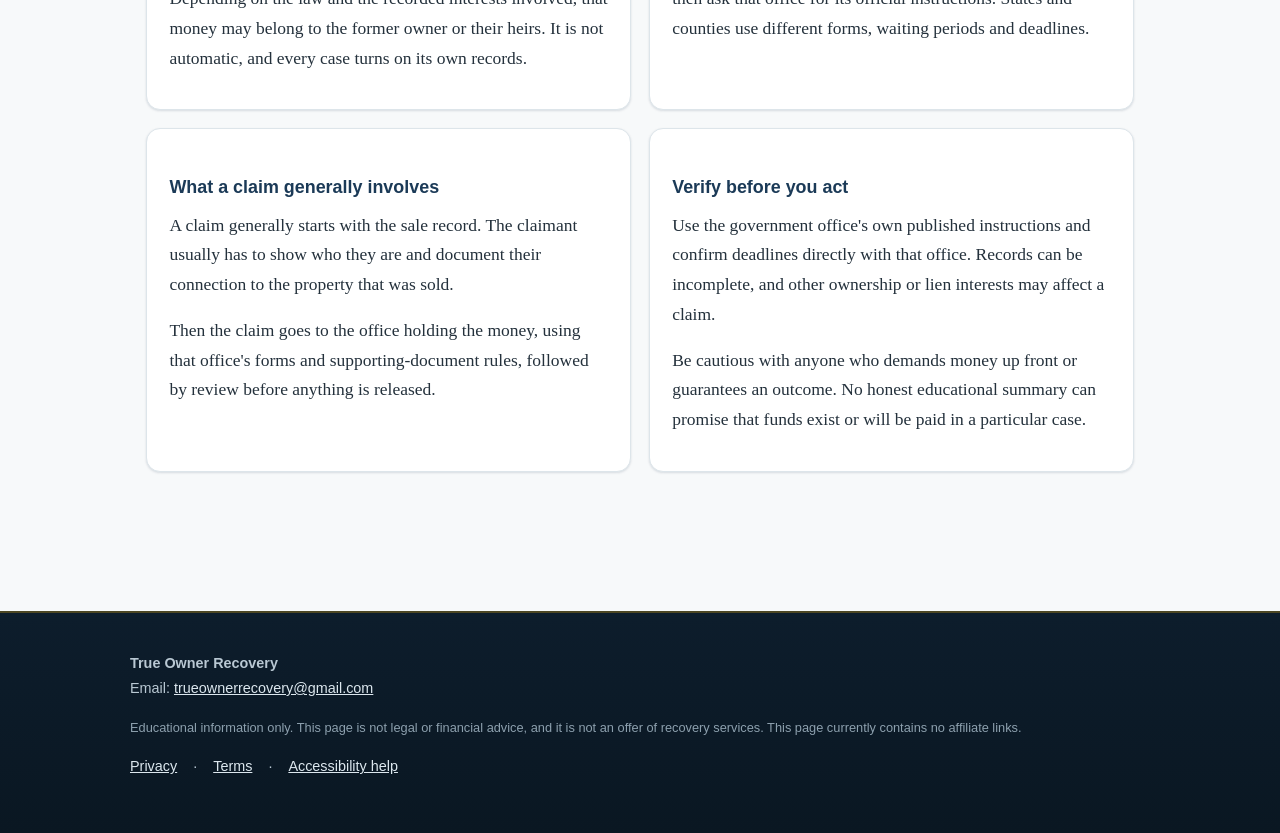
<file: links.html>
<!DOCTYPE html>
<html lang="en">
<head>
<meta charset="UTF-8">
<meta name="viewport" content="width=device-width, initial-scale=1.0">
<title>Learning Links — True Owner Recovery</title>
<meta name="description" content="Educational links from True Owner Recovery: plain-language explainers about tax-sale surplus funds, where the money may be held, and what a claim generally involves.">
<link rel="icon" type="image/svg+xml" href="assets/logo.svg">
<meta name="theme-color" content="#13293d">
<link rel="stylesheet" href="styles.css">
<link rel="stylesheet" href="compliance.css">
<style>
  .links-hero{padding:3.4rem 1rem 3.8rem}
  .links-hero h1{max-width:760px;margin-inline:auto}
  .disclaimer-top{max-width:1020px;margin:2rem auto 0;padding:0 1rem}
  .link-stack{display:grid;gap:1rem;margin:1.5rem 0 2.5rem}
  .hub-link{display:flex;align-items:center;justify-content:space-between;gap:1rem;background:var(--card);border:1px solid var(--line);border-radius:var(--radius);padding:1.25rem 1.35rem;text-decoration:none;box-shadow:var(--shadow-sm);transition:transform .2s,box-shadow .2s,border-color .2s}
  .hub-link:hover{transform:translateY(-3px);box-shadow:var(--shadow-md);border-color:#cdd9e0}
  .hub-link b{display:block;color:var(--navy);font-family:-apple-system,BlinkMacSystemFont,"Segoe UI",Roboto,Helvetica,Arial,sans-serif;font-size:1.05rem;line-height:1.35;margin-bottom:.25rem}
  .hub-link span{color:var(--muted);font-size:.95rem;line-height:1.55}
  .hub-arrow{font-family:-apple-system,BlinkMacSystemFont,"Segoe UI",sans-serif;font-size:1.5rem;color:var(--teal-dark);flex:none}
  .education-grid{display:grid;grid-template-columns:1fr;gap:1.1rem}
  @media(min-width:640px){.education-grid{grid-template-columns:repeat(2,1fr)}}
</style>
</head>
<body>
<a class="skip-link" href="#main-content">Skip to main content</a>

<header class="site">
  <div class="nav-inner">
    <a class="logo" href="index.html"><img src="assets/logo.svg" alt="True Owner Recovery logo">True Owner <span>Recovery</span></a>
    <nav class="main" aria-label="Main navigation">
      <a href="index.html">Home</a>
      <a href="how-it-works.html">How It Works</a>
      <a href="faq.html">FAQ</a>
      <a href="contact.html">Contact</a>
      <a href="links.html" aria-current="page">Learning Links</a>
    </nav>
  </div>
</header>

<div class="hero links-hero">
  <div class="inner">
    <img class="hero-badge" src="assets/logo.svg" alt="">
    <span class="eyebrow">Plain-language education</span>
    <h1>Start with the <em>facts</em>, one step at a time.</h1>
    <p class="lead">Educational links about tax-sale surplus funds: what they are, where the money may be held, and what a claim generally involves.</p>
  </div>
</div>

<div class="disclaimer-top">
  <div class="notice plain" role="note">
    <strong>Educational information only. This page is not legal or financial advice, and it is not an offer of recovery services.</strong>
  </div>
  <p style="color:var(--muted);font-size:.92rem;margin-top:.75rem">This page currently contains no affiliate links.</p>
</div>

<main id="main-content">
  <section aria-labelledby="links-heading">
    <h2 id="links-heading">Learning links</h2>
    <div class="link-stack">
      <a class="hub-link" href="https://www.youtube.com/@True-Owner-Recovery">
        <span><b>Watch: how tax-sale surplus funds work</b><span>The channel's plain-language educational videos about surplus funds and official claim instructions.</span></span>
        <span class="hub-arrow" aria-hidden="true">→</span>
      </a>
      <a class="hub-link" href="#start-with-your-county">
        <span><b>Start with your county</b><span>Read the short explainer below: what surplus funds are, where they are held, and what a claim generally involves.</span></span>
        <span class="hub-arrow" aria-hidden="true">↓</span>
      </a>
      <a class="hub-link" href="https://www.youtube.com/@True-Owner-Recovery?sub_confirmation=1">
        <span><b>Subscribe for new explainers</b><span>Follow the channel for new plain-language videos as the series grows.</span></span>
        <span class="hub-arrow" aria-hidden="true">→</span>
      </a>
      <a class="hub-link" href="mailto:trueownerrecovery@gmail.com">
        <span><b>Contact the channel</b><span>trueownerrecovery@gmail.com — questions and topics for future educational videos.</span></span>
        <span class="hub-arrow" aria-hidden="true">→</span>
      </a>
    </div>
  </section>

  <section id="start-with-your-county" aria-labelledby="county-heading">
    <h2 id="county-heading">Start with your county</h2>
    <div class="education-grid">
      <article class="card">
        <h3>What surplus funds are</h3>
        <p>When a property is sold at a tax sale, the sale can bring in more money than the taxes, penalties and costs that were owed. That extra amount is commonly called surplus funds, excess proceeds or an overage.</p>
        <p>Depending on the law and the recorded interests involved, that money may belong to the former owner or their heirs. It is not automatic, and every case turns on its own records.</p>
      </article>
      <article class="card">
        <h3>Where the money is held</h3>
        <p>The money is usually held by the county or public office connected with the sale — often a treasurer's office, clerk of court or court registry.</p>
        <p>Start by identifying the county, the property and the sale date, then ask that office for its official instructions. States and counties use different forms, waiting periods and deadlines.</p>
      </article>
      <article class="card">
        <h3>What a claim generally involves</h3>
        <p>A claim generally starts with the sale record. The claimant usually has to show who they are and document their connection to the property that was sold.</p>
        <p>Then the claim goes to the office holding the money, using that office's forms and supporting-document rules, followed by review before anything is released.</p>
      </article>
      <article class="card">
        <h3>Verify before you act</h3>
        <p>Use the government office's own published instructions and confirm deadlines directly with that office. Records can be incomplete, and other ownership or lien interests may affect a claim.</p>
        <p>Be cautious with anyone who demands money up front or guarantees an outcome. No honest educational summary can promise that funds exist or will be paid in a particular case.</p>
      </article>
    </div>
  </section>
</main>

<footer class="site">
  <div class="inner">
    <p><strong>True Owner Recovery</strong><br>
    Email: <a href="mailto:trueownerrecovery@gmail.com">trueownerrecovery@gmail.com</a></p>
    <p class="fine">Educational information only. This page is not legal or financial advice, and it is not an offer of recovery services. This page currently contains no affiliate links.</p>
  </div>
  <nav aria-label="Policies"><a href="privacy.html">Privacy</a> · <a href="terms.html">Terms</a> · <a href="contact.html">Accessibility help</a></nav>
</footer>
</body>
</html>
</file>
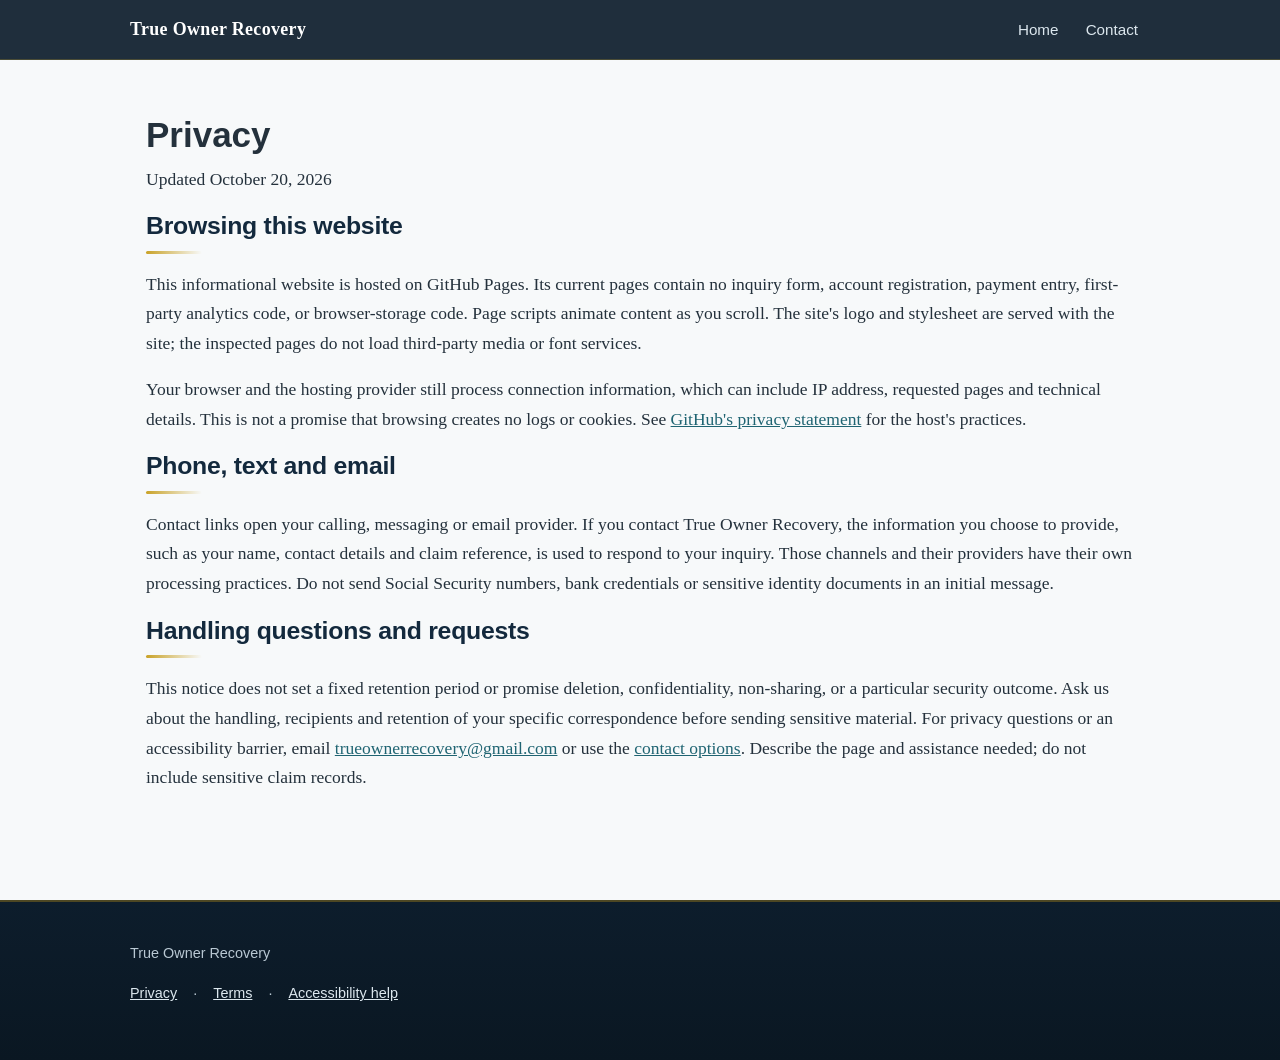
<file: privacy.html>
<!DOCTYPE html><html lang="en"><head><meta charset="utf-8"><meta name="viewport" content="width=device-width,initial-scale=1"><title>Privacy — True Owner Recovery</title><link rel="stylesheet" href="styles.css"><link rel="stylesheet" href="compliance.css"></head><body><a class="skip-link" href="#main-content">Skip to main content</a><header class="site"><div class="nav-inner"><a class="logo" href="index.html">True Owner Recovery</a><nav class="main" aria-label="Main navigation"><a href="index.html">Home</a><a href="contact.html">Contact</a></nav></div></header><main id="main-content"><h1>Privacy</h1><p>Updated October 20, 2026</p><h2>Browsing this website</h2><p>This informational website is hosted on GitHub Pages. Its current pages contain no inquiry form, account registration, payment entry, first-party analytics code, or browser-storage code. Page scripts animate content as you scroll. The site's logo and stylesheet are served with the site; the inspected pages do not load third-party media or font services.</p><p>Your browser and the hosting provider still process connection information, which can include IP address, requested pages and technical details. This is not a promise that browsing creates no logs or cookies. See <a href="https://docs.github.com/en/site-policy/privacy-policies/github-general-privacy-statement">GitHub's privacy statement</a> for the host's practices.</p><h2>Phone, text and email</h2><p>Contact links open your calling, messaging or email provider. If you contact True Owner Recovery, the information you choose to provide, such as your name, contact details and claim reference, is used to respond to your inquiry. Those channels and their providers have their own processing practices. Do not send Social Security numbers, bank credentials or sensitive identity documents in an initial message.</p><h2>Handling questions and requests</h2><p>This notice does not set a fixed retention period or promise deletion, confidentiality, non-sharing, or a particular security outcome. Ask us about the handling, recipients and retention of your specific correspondence before sending sensitive material. For privacy questions or an accessibility barrier, email <a href="mailto:trueownerrecovery@gmail.com">trueownerrecovery@gmail.com</a> or use the <a href="contact.html">contact options</a>. Describe the page and assistance needed; do not include sensitive claim records.</p></main><footer class="site"><div class="inner"><p>True Owner Recovery</p><nav aria-label="Policies"><a href="privacy.html">Privacy</a> · <a href="terms.html">Terms</a> · <a href="contact.html">Accessibility help</a></nav></div></footer></body></html>
</file>
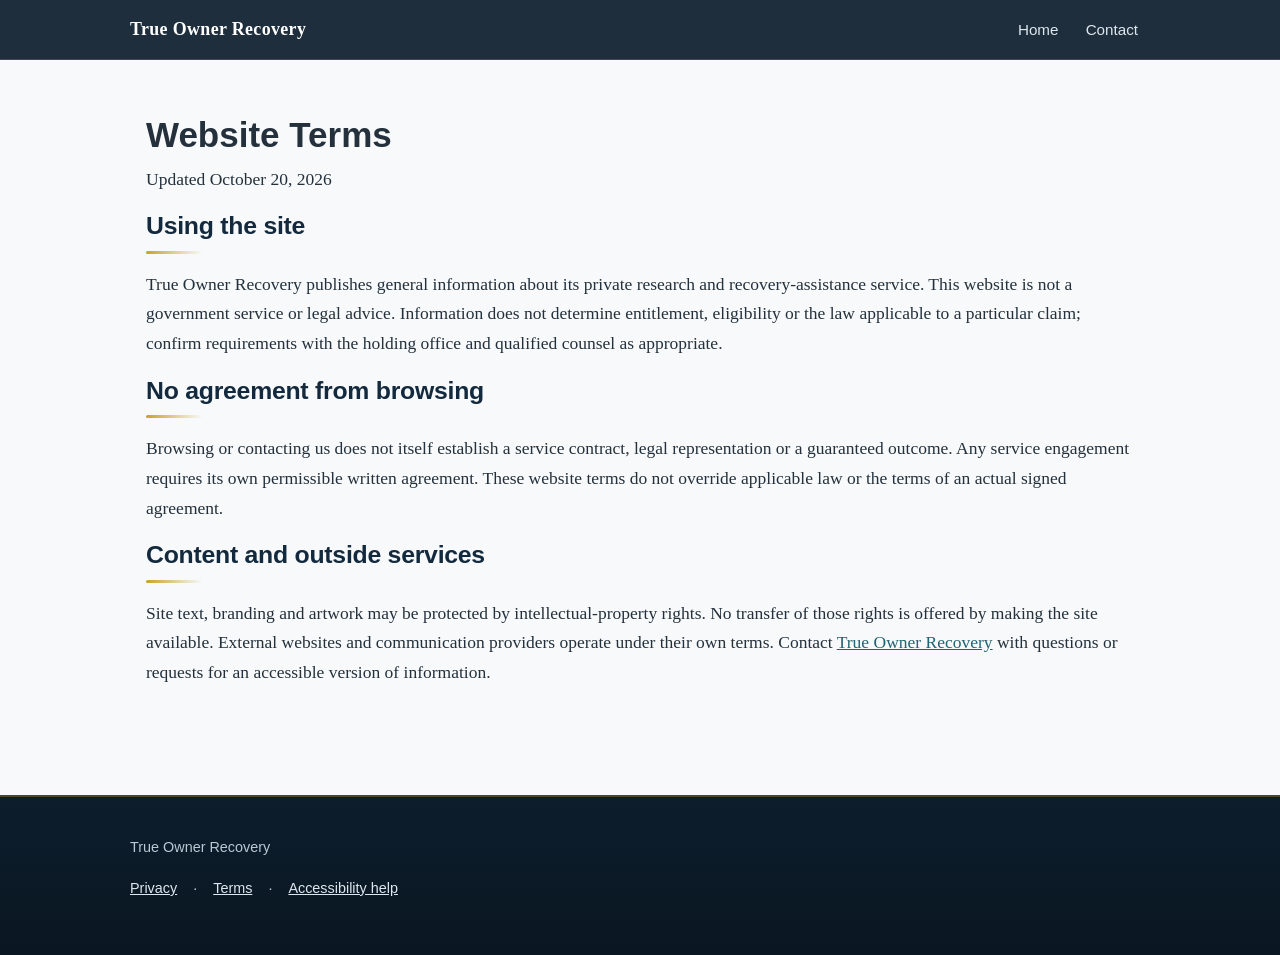
<file: terms.html>
<!DOCTYPE html><html lang="en"><head><meta charset="utf-8"><meta name="viewport" content="width=device-width,initial-scale=1"><title>Website Terms — True Owner Recovery</title><link rel="stylesheet" href="styles.css"><link rel="stylesheet" href="compliance.css"></head><body><a class="skip-link" href="#main-content">Skip to main content</a><header class="site"><div class="nav-inner"><a class="logo" href="index.html">True Owner Recovery</a><nav class="main" aria-label="Main navigation"><a href="index.html">Home</a><a href="contact.html">Contact</a></nav></div></header><main id="main-content"><h1>Website Terms</h1><p>Updated October 20, 2026</p><h2>Using the site</h2><p>True Owner Recovery publishes general information about its private research and recovery-assistance service. This website is not a government service or legal advice. Information does not determine entitlement, eligibility or the law applicable to a particular claim; confirm requirements with the holding office and qualified counsel as appropriate.</p><h2>No agreement from browsing</h2><p>Browsing or contacting us does not itself establish a service contract, legal representation or a guaranteed outcome. Any service engagement requires its own permissible written agreement. These website terms do not override applicable law or the terms of an actual signed agreement.</p><h2>Content and outside services</h2><p>Site text, branding and artwork may be protected by intellectual-property rights. No transfer of those rights is offered by making the site available. External websites and communication providers operate under their own terms. Contact <a href="contact.html">True Owner Recovery</a> with questions or requests for an accessible version of information.</p></main><footer class="site"><div class="inner"><p>True Owner Recovery</p><nav aria-label="Policies"><a href="privacy.html">Privacy</a> · <a href="terms.html">Terms</a> · <a href="contact.html">Accessibility help</a></nav></div></footer></body></html>
</file>
<file: styles.css>
/* True Owner Recovery — v2 premium stylesheet (palette anchored to brand logo) */
:root{
  --navy:#13293d;
  --navy-2:#1b3a57;
  --navy-3:#0d1d2c;
  --teal:#2a7f8e;
  --teal-dark:#1f6472;
  --teal-glow:rgba(42,127,142,.35);
  --gold:#c9a227;
  --gold-light:#e3c45c;
  --ink:#24313c;
  --muted:#5b6b78;
  --bg:#f7f9fa;
  --card:#ffffff;
  --line:#dde5ea;
  --radius:14px;
  --shadow-sm:0 1px 3px rgba(19,41,61,.08),0 1px 2px rgba(19,41,61,.06);
  --shadow-md:0 10px 30px -8px rgba(19,41,61,.18);
  --shadow-lg:0 24px 60px -16px rgba(19,41,61,.28);
}
*{box-sizing:border-box;margin:0;padding:0}
html{scroll-behavior:smooth}
body{
  font-family:Georgia,"Times New Roman",serif;
  color:var(--ink);
  background:var(--bg);
  line-height:1.7;
  font-size:17.5px;
  -webkit-font-smoothing:antialiased;
}
h1,h2,h3,.btn,nav,.eyebrow,.badge,footer,.stat,.label{
  font-family:-apple-system,BlinkMacSystemFont,"Segoe UI",Roboto,Helvetica,Arial,sans-serif;
}
img{max-width:100%}
a{color:var(--teal-dark)}
::selection{background:var(--gold);color:var(--navy)}

/* ---------- header / nav ---------- */
header.site{
  background:rgba(13,29,44,.92);
  backdrop-filter:blur(10px);
  -webkit-backdrop-filter:blur(10px);
  color:#fff;
  padding:.65rem 1rem;
  position:sticky;top:0;z-index:40;
  border-bottom:1px solid rgba(201,162,39,.25);
}
.nav-inner{max-width:1020px;margin:0 auto;display:flex;flex-wrap:wrap;align-items:center;gap:.6rem 1.2rem;justify-content:space-between}
.logo{display:flex;align-items:center;gap:.6rem;font-weight:700;font-size:1.12rem;color:#fff;text-decoration:none;letter-spacing:.02em}
.logo img{width:40px;height:40px;border-radius:50%;box-shadow:0 0 0 2px rgba(201,162,39,.5)}
.logo span{color:var(--gold)}
nav.main{display:flex;flex-wrap:wrap;gap:.2rem}
nav.main a{
  color:#dce7ee;text-decoration:none;font-size:.95rem;font-weight:500;
  padding:.4rem .75rem;border-radius:8px;
  transition:background .2s,color .2s;
}
nav.main a:hover{background:rgba(42,127,142,.35);color:#fff}
nav.main a[aria-current="page"]{background:var(--teal);color:#fff}

/* ---------- hero ---------- */
.hero{
  position:relative;
  background:
    radial-gradient(1100px 500px at 85% -10%,rgba(42,127,142,.5),transparent 60%),
    radial-gradient(800px 420px at -10% 110%,rgba(201,162,39,.16),transparent 55%),
    linear-gradient(160deg,var(--navy-3) 0%,var(--navy) 45%,var(--navy-2) 100%);
  color:#fff;
  padding:4.2rem 1rem 4.6rem;
  text-align:center;
  overflow:hidden;
}
.hero::after{ /* faint grid texture */
  content:"";position:absolute;inset:0;pointer-events:none;
  background-image:linear-gradient(rgba(255,255,255,.035) 1px,transparent 1px),
                   linear-gradient(90deg,rgba(255,255,255,.035) 1px,transparent 1px);
  background-size:44px 44px;
  mask-image:radial-gradient(ellipse at center,black 30%,transparent 75%);
  -webkit-mask-image:radial-gradient(ellipse at center,black 30%,transparent 75%);
}
.hero .inner{position:relative;max-width:760px;margin:0 auto;z-index:1}
.hero-badge{width:108px;height:108px;border-radius:50%;margin:0 auto 1.4rem;display:block;
  box-shadow:0 0 0 3px rgba(201,162,39,.55),0 0 60px rgba(42,127,142,.55);
  animation:badgeIn 1s cubic-bezier(.2,.7,.3,1.2) both}
@keyframes badgeIn{from{opacity:0;transform:scale(.6) translateY(14px)}to{opacity:1;transform:none}}
.eyebrow{
  display:inline-block;font-size:.8rem;letter-spacing:.17em;text-transform:uppercase;
  color:var(--gold-light);font-weight:600;margin-bottom:1rem;
}
.hero h1{font-size:2.05rem;line-height:1.22;margin-bottom:1.1rem;font-weight:800;letter-spacing:-.01em}
.hero h1 em{font-style:normal;color:var(--gold-light)}
.hero p.lead{font-size:1.12rem;color:#d8e4ec;max-width:620px;margin:0 auto 1.9rem}
.btn{
  display:inline-block;background:linear-gradient(180deg,var(--gold-light),var(--gold));
  color:var(--navy);font-weight:700;text-decoration:none;
  padding:.85rem 1.7rem;border-radius:10px;font-size:1rem;
  border:none;cursor:pointer;
  box-shadow:0 6px 18px -6px rgba(201,162,39,.55);
  transition:transform .18s,box-shadow .18s,filter .18s;
}
.btn:hover{transform:translateY(-2px);box-shadow:0 10px 24px -6px rgba(201,162,39,.65);filter:brightness(1.04)}
.btn.ghost{background:transparent;color:#fff;border:1.5px solid rgba(255,255,255,.55);margin-left:.5rem;box-shadow:none}
.btn.ghost:hover{border-color:var(--gold-light);color:var(--gold-light);transform:translateY(-2px)}

/* stat strip under hero */
.stat-strip{
  position:relative;z-index:1;
  display:flex;flex-wrap:wrap;justify-content:center;gap:.8rem 2.6rem;
  margin-top:2.6rem;padding-top:1.6rem;
  border-top:1px solid rgba(255,255,255,.14);
}
.stat{min-width:140px}
.stat b{display:block;font-size:1.25rem;color:var(--gold-light);font-weight:800;letter-spacing:.01em}
.stat span{font-size:.82rem;color:#aebfcc;text-transform:uppercase;letter-spacing:.08em}

/* ---------- layout ---------- */
main{max-width:1020px;margin:0 auto;padding:2.8rem 1rem 3.2rem}
section{margin-bottom:3rem}
h2{color:var(--navy);font-size:1.55rem;margin-bottom:1rem;line-height:1.3;letter-spacing:-.01em}
h2::after{content:"";display:block;width:56px;height:3px;margin-top:.5rem;border-radius:2px;
  background:linear-gradient(90deg,var(--gold),transparent)}
h3{color:var(--navy-2);font-size:1.12rem;margin:1.2rem 0 .5rem}
p{margin-bottom:1rem}
ul,ol{margin:0 0 1rem 1.3rem}
li{margin-bottom:.5rem}

/* reveal on scroll */
.reveal{opacity:0;transform:translateY(22px);transition:opacity .7s ease,transform .7s cubic-bezier(.2,.7,.3,1)}
.reveal.in{opacity:1;transform:none}
@media (prefers-reduced-motion:reduce){
  .reveal{opacity:1;transform:none;transition:none}
  .hero-badge{animation:none}
}

/* ---------- cards ---------- */
.cards{display:grid;grid-template-columns:1fr;gap:1.1rem}
.card{
  position:relative;
  background:var(--card);border:1px solid var(--line);border-radius:var(--radius);
  padding:1.5rem 1.4rem 1.25rem;
  box-shadow:var(--shadow-sm);
  transition:transform .22s,box-shadow .22s,border-color .22s;
  overflow:hidden;
}
.card::before{content:"";position:absolute;top:0;left:0;right:0;height:3px;
  background:linear-gradient(90deg,var(--teal),var(--gold));opacity:0;transition:opacity .22s}
.card:hover{transform:translateY(-4px);box-shadow:var(--shadow-md);border-color:#cdd9e0}
.card:hover::before{opacity:1}
.card .step-num{
  display:inline-flex;align-items:center;justify-content:center;
  width:2.3rem;height:2.3rem;border-radius:50%;
  background:linear-gradient(160deg,var(--teal),var(--teal-dark));color:#fff;font-weight:700;font-size:1.05rem;
  font-family:inherit;margin-bottom:.7rem;
  box-shadow:0 4px 10px -3px var(--teal-glow);
}

/* ---------- notice / disclaimer boxes ---------- */
.notice{
  background:linear-gradient(180deg,#fdf8e7,#fcf4d8);
  border:1px solid #e4d194;border-left:5px solid var(--gold);
  border-radius:10px;padding:1.1rem 1.3rem;margin:1.5rem 0;
  box-shadow:var(--shadow-sm);
}
.notice strong{color:var(--navy)}
.notice.plain{background:linear-gradient(180deg,#eef4f6,#e6eff2);border-color:#c3d6dd;border-left-color:var(--teal)}

/* trust list */
ul.trust{list-style:none;margin-left:0}
ul.trust li{
  position:relative;padding-left:2.1rem;margin-bottom:.85rem;
}
ul.trust li::before{
  content:"✓";position:absolute;left:0;top:.05rem;
  width:1.45rem;height:1.45rem;border-radius:50%;
  display:flex;align-items:center;justify-content:center;
  background:linear-gradient(160deg,var(--gold-light),var(--gold));color:var(--navy);
  font-weight:700;font-size:.85rem;
  font-family:-apple-system,"Segoe UI",sans-serif;
}

/* ---------- contact block ---------- */
.contact-grid{display:grid;grid-template-columns:1fr;gap:1.1rem;margin-top:1.2rem}
.contact-card{
  background:var(--card);border:1px solid var(--line);border-radius:var(--radius);
  padding:1.45rem 1.2rem;text-align:center;
  box-shadow:var(--shadow-sm);
  transition:transform .22s,box-shadow .22s;
}
.contact-card:hover{transform:translateY(-3px);box-shadow:var(--shadow-md)}
.contact-card .label{font-size:.78rem;text-transform:uppercase;letter-spacing:.12em;color:var(--muted)}
.contact-card .value{font-size:1.18rem;font-weight:700;color:var(--navy);word-break:break-word}
.contact-card .value a{color:var(--navy);text-decoration:none;transition:color .2s}
.contact-card .value a:hover{color:var(--teal-dark)}

/* ---------- FAQ ---------- */
details{
  background:var(--card);border:1px solid var(--line);border-radius:10px;
  padding:1rem 1.2rem;margin-bottom:.75rem;
  box-shadow:var(--shadow-sm);
  transition:box-shadow .2s,border-color .2s;
}
details:hover{border-color:#cdd9e0;box-shadow:var(--shadow-md)}
details summary{
  cursor:pointer;font-weight:700;color:var(--navy);
  font-family:-apple-system,"Segoe UI",sans-serif;font-size:1rem;
  list-style:none;position:relative;padding-right:1.6rem;
}
details summary::-webkit-details-marker{display:none}
details summary::after{
  content:"+";position:absolute;right:0;top:-2px;font-size:1.3rem;color:var(--gold);
  transition:transform .25s;
}
details[open] summary::after{transform:rotate(45deg)}
details[open] summary{margin-bottom:.6rem}

/* ---------- CTA band ---------- */
.cta-band{
  background:
    radial-gradient(700px 300px at 90% 0%,rgba(42,127,142,.45),transparent 60%),
    linear-gradient(160deg,var(--navy-3),var(--navy-2));
  border-radius:var(--radius);
  color:#fff;text-align:center;
  padding:2.6rem 1.4rem;
  box-shadow:var(--shadow-lg);
}
.cta-band h2{color:#fff}
.cta-band h2::after{margin-left:auto;margin-right:auto;background:linear-gradient(90deg,transparent,var(--gold),transparent)}
.cta-band p{color:#c9d7e2;max-width:560px;margin:0 auto 1.4rem}

/* ---------- footer ---------- */
footer.site{
  background:linear-gradient(180deg,var(--navy-3),#0a1722);
  color:#b9c8d3;font-size:.9rem;
  padding:2.4rem 1rem;margin-top:2.5rem;
  border-top:2px solid rgba(201,162,39,.35);
}
footer.site .inner{max-width:1020px;margin:0 auto}
footer.site a{color:#dce7ee}
footer.site .fine{margin-top:1.1rem;font-size:.8rem;color:#8da0ae;line-height:1.6}

@media(min-width:640px){
  .hero h1{font-size:2.75rem}
  .cards.three{grid-template-columns:repeat(3,1fr)}
  .cards.two{grid-template-columns:repeat(2,1fr)}
  .contact-grid{grid-template-columns:repeat(3,1fr)}
}
</file>
<file: compliance.css>
/* Additive accessibility and policy navigation; original design retained. */
:focus-visible{outline:3px solid #b36b00;outline-offset:4px}
header :focus-visible,footer :focus-visible,.hero :focus-visible{outline-color:#ffe28a}
.skip-link{position:fixed;left:1rem;top:-8rem;z-index:1000;background:#fff;color:#13293d;padding:.7rem}
.skip-link:focus{top:.5rem}footer nav{max-width:1020px;margin:1rem auto;display:flex;gap:1rem;flex-wrap:wrap}
@media(prefers-reduced-motion:reduce){html{scroll-behavior:auto}*,*::before,*::after{animation:none!important;transition:none!important}.reveal{opacity:1!important;transform:none!important}}
</file>
